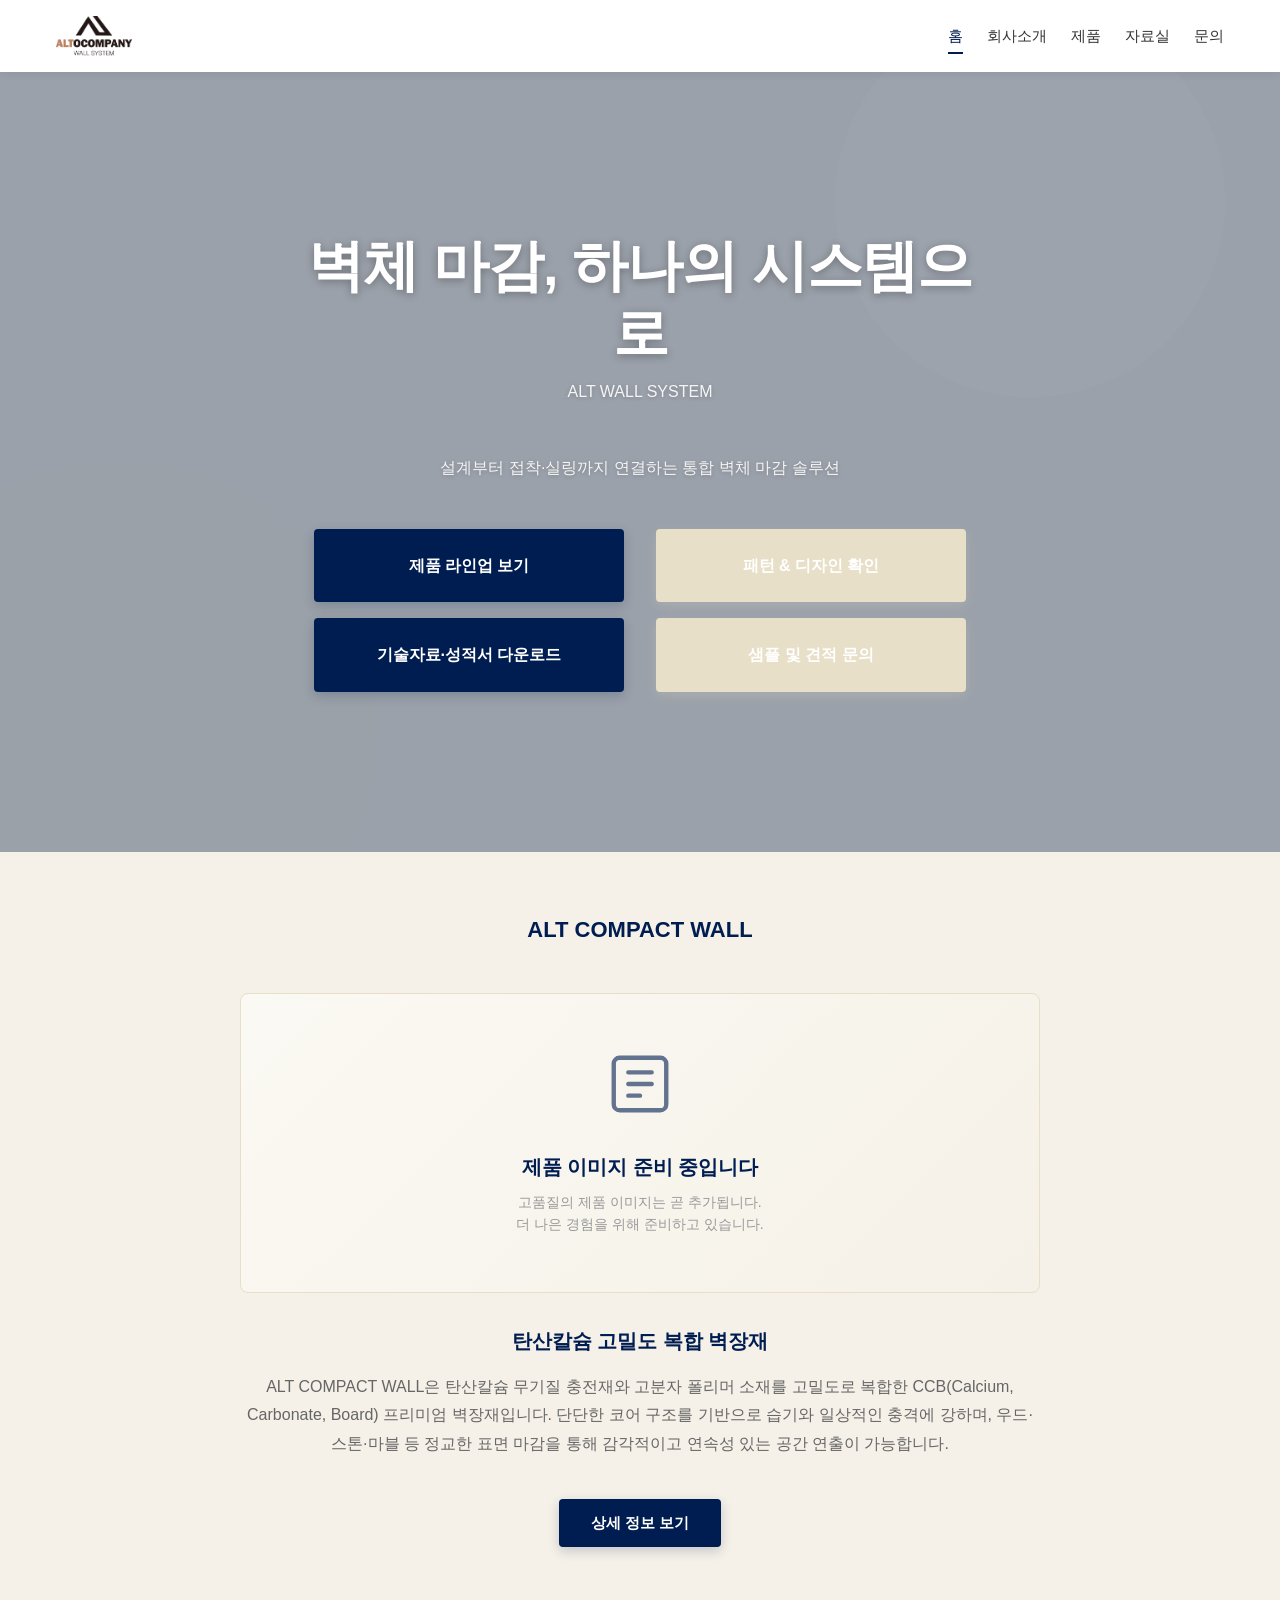
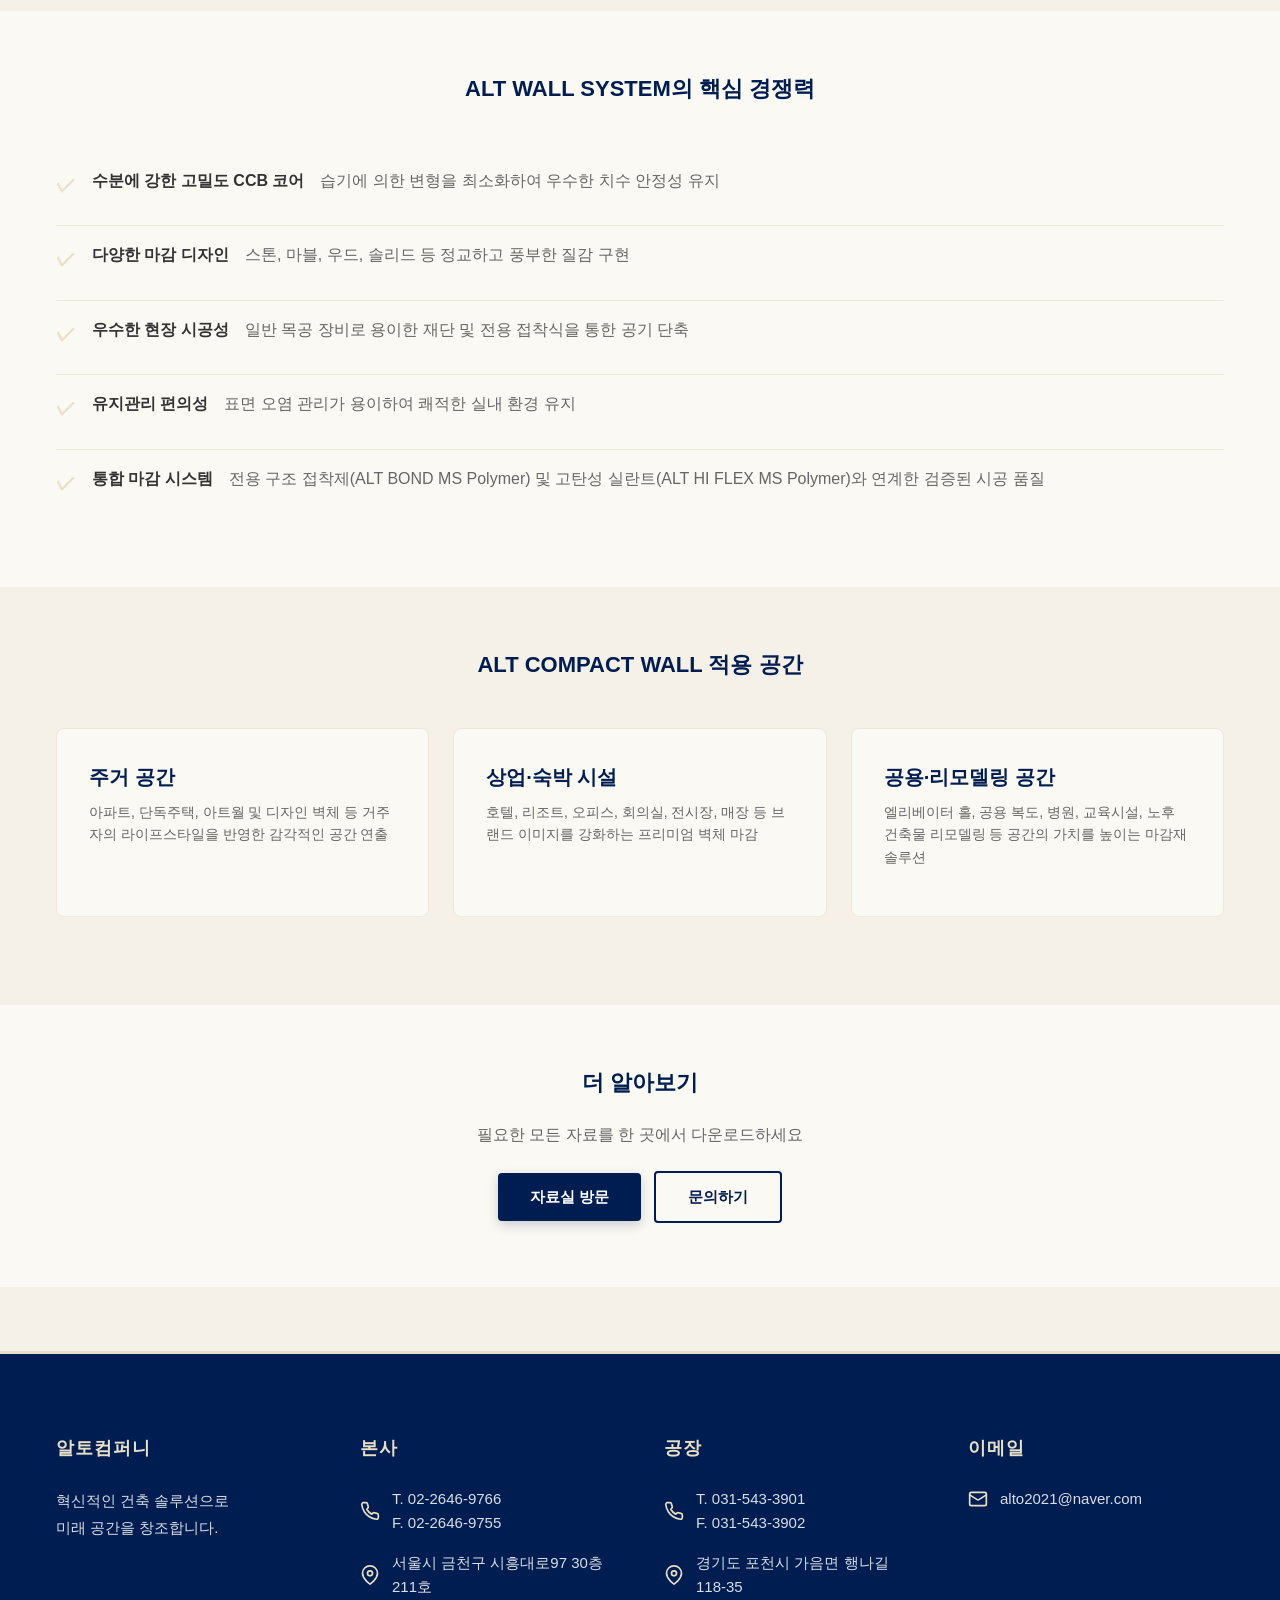
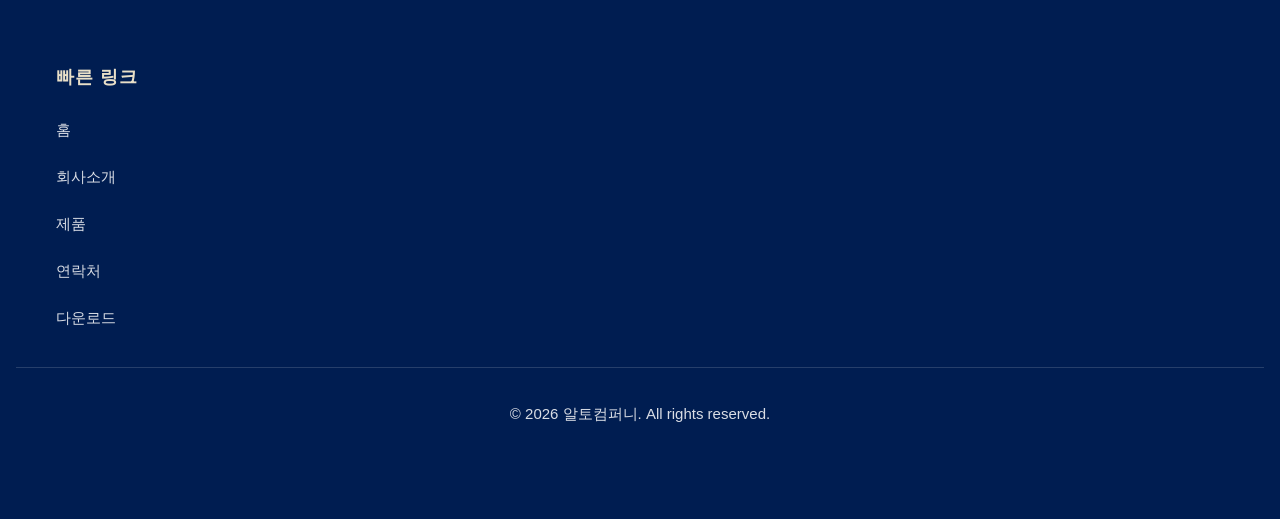
<file: index.html>
<!DOCTYPE html>
<html lang="ko">
<head>
    <meta charset="UTF-8">
    <meta name="viewport" content="width=device-width, initial-scale=1.0">
    <title>홈 | 알토컴퍼니</title>
    <link rel="stylesheet" href="style.css">
</head>
<body>
    <!-- 헤더 & 네비게이션 -->
    <header>
        <div class="container">
            <a href="index.html" class="logo">
                <img src="altocompany_website_images_/logo.png" alt="알토컴퍼니 로고">
                
            </a>
            <button class="menu-toggle">☰</button>
            <nav>
                <ul>
                    <li><a href="index.html" class="active">홈</a></li>
                    <li><a href="about.html">회사소개</a></li>
                    <li><a href="products.html">제품</a></li>
                    <li><a href="downloads.html">자료실</a></li>
                    <li><a href="contact.html">문의</a></li>
                </ul>
            </nav>
        </div>
    </header>

    <main>
        <!-- 히어로 섹션 -->
        <section class="hero" style="background-image: url('data:image/svg+xml,<svg xmlns=%22http://www.w3.org/2000/svg%22 viewBox=%220 0 1200 600%22><rect fill=%22%23EEE8DA%22 width=%221200%22 height=%22600%22/><circle cx=%22900%22 cy=%22100%22 r=%22150%22 fill=%22%23F5F1E8%22 opacity=%220.3%22/><circle cx=%22200%22 cy=%22500%22 r=%22200%22 fill=%22%23E8DFC8%22 opacity=%220.2%22/></svg>');">
            <div class="container">
                <h1 class="hero-title">벽체 마감, 하나의 시스템으로</h1>
                <p class="hero-subtitle">ALT WALL SYSTEM</p>
                <p>설계부터 접착·실링까지 연결하는 통합 벽체 마감 솔루션</p>
                <div style="margin-top: 32px; display: grid; grid-template-columns: 1fr 1fr; gap: 16px; max-width: 800px; margin-left: auto; margin-right: auto;">
                    <a href="products.html" class="btn btn-primary" style="padding: 24px 16px; height: 100%; display: flex; align-items: center; justify-content: center; text-align: center;">제품 라인업 보기</a>
                    <a href="products.html#designs" class="btn btn-secondary" style="padding: 24px 16px; height: 100%; display: flex; align-items: center; justify-content: center; text-align: center;">패턴 & 디자인 확인</a>
                    <a href="downloads.html" class="btn btn-primary" style="padding: 24px 16px; height: 100%; display: flex; align-items: center; justify-content: center; text-align: center;">기술자료·성적서 다운로드</a>
                    <a href="contact.html" class="btn btn-secondary" style="padding: 24px 16px; height: 100%; display: flex; align-items: center; justify-content: center; text-align: center;">샘플 및 견적 문의</a>
                </div>
            </div>
        </section>

        <!-- ALT COMPACT WALL 제품 소개 -->
        <section>
            <div class="container">
                <h2 class="text-center mb-3">ALT COMPACT WALL</h2>
                <div style="max-width: 800px; margin: 0 auto; text-align: center;">
                    <div style="width: 100%; height: 300px; background: linear-gradient(135deg, #FBF9F3 0%, #F5F1E8 100%); border-radius: 8px; display: flex; align-items: center; justify-content: center; margin-bottom: 32px; border: 1px solid #E8DFC8;">
                        <div style="text-align: center;">
                            <svg style="width: 70px; height: 70px; margin: 0 auto 24px; opacity: 0.6;" viewBox="0 0 24 24" fill="none" stroke="#001D51" stroke-width="1.5" stroke-linecap="round">
                                <rect x="3" y="3" width="18" height="18" rx="2"></rect>
                                <path d="M8 12h8M8 8h8M8 16h4"></path>
                            </svg>
                            <h3 style="color: #001D51; font-size: 20px; margin: 0 0 8px 0; font-weight: 600;">제품 이미지 준비 중입니다</h3>
                            <p style="color: #999; font-size: 14px; margin: 0; line-height: 1.6;">고품질의 제품 이미지는 곧 추가됩니다.<br>더 나은 경험을 위해 준비하고 있습니다.</p>
                        </div>
                    </div>
                    <h3 style="color: #001D51; margin-bottom: 16px;">탄산칼슘 고밀도 복합 벽장재</h3>
                    <p style="font-size: 16px; line-height: 1.8; color: #666;">
                        ALT COMPACT WALL은 탄산칼슘 무기질 충전재와 고분자 폴리머 소재를 고밀도로 복합한 CCB(Calcium, Carbonate, Board) 프리미엄 벽장재입니다.
                        단단한 코어 구조를 기반으로 습기와 일상적인 충격에 강하며, 우드·스톤·마블 등 정교한 표면 마감을 통해 감각적이고 연속성 있는 공간 연출이 가능합니다.
                    </p>
                    <a href="products.html" class="btn btn-primary" style="margin-top: 24px;">상세 정보 보기</a>
                </div>
            </div>
        </section>

        <!-- 핵심 경쟁력 -->
        <section style="background-color: var(--bg-lighter);">
            <div class="container">
                <h2 class="text-center mb-3">ALT WALL SYSTEM의 핵심 경쟁력</h2>
                <ul class="features-list">
                    <li>
                        <strong>수분에 강한 고밀도 CCB 코어</strong>
                        <p>습기에 의한 변형을 최소화하여 우수한 치수 안정성 유지</p>
                    </li>
                    <li>
                        <strong>다양한 마감 디자인</strong>
                        <p>스톤, 마블, 우드, 솔리드 등 정교하고 풍부한 질감 구현</p>
                    </li>
                    <li>
                        <strong>우수한 현장 시공성</strong>
                        <p>일반 목공 장비로 용이한 재단 및 전용 접착식을 통한 공기 단축</p>
                    </li>
                    <li>
                        <strong>유지관리 편의성</strong>
                        <p>표면 오염 관리가 용이하여 쾌적한 실내 환경 유지</p>
                    </li>
                    <li>
                        <strong>통합 마감 시스템</strong>
                        <p>전용 구조 접착제(ALT BOND MS Polymer) 및 고탄성 실란트(ALT HI FLEX MS Polymer)와 연계한 검증된 시공 품질</p>
                    </li>
                </ul>
            </div>
        </section>

        <!-- 적용 공간 -->
        <section>
            <div class="container">
                <h2 class="text-center mb-3">ALT COMPACT WALL 적용 공간</h2>
                <div class="cards">
                    <div class="card">
                        <h3>주거 공간</h3>
                        <p>
                            아파트, 단독주택, 아트월 및 디자인 벽체 등
                            거주자의 라이프스타일을 반영한 감각적인 공간 연출
                        </p>
                    </div>

                    <div class="card">
                        <h3>상업·숙박 시설</h3>
                        <p>
                            호텔, 리조트, 오피스, 회의실, 전시장, 매장 등
                            브랜드 이미지를 강화하는 프리미엄 벽체 마감
                        </p>
                    </div>

                    <div class="card">
                        <h3>공용·리모델링 공간</h3>
                        <p>
                            엘리베이터 홀, 공용 복도, 병원, 교육시설, 노후 건축물 리모델링 등
                            공간의 가치를 높이는 마감재 솔루션
                        </p>
                    </div>
                </div>
            </div>
        </section>

        <!-- CTA 섹션 -->
        <section class="text-center" style="background-color: var(--bg-lighter);">
            <div class="container">
                <h2>더 알아보기</h2>
                <p style="margin-bottom: 24px;">필요한 모든 자료를 한 곳에서 다운로드하세요</p>
                <a href="downloads.html" class="btn btn-primary">자료실 방문</a>
                <a href="contact.html" class="btn btn-outline" style="margin-left: 8px;">문의하기</a>
            </div>
        </section>
    </main>
<footer>
    <div class="container">
        <!-- 회사 정보 -->
        <div class="footer-section">
            <h4>알토컴퍼니</h4>
            <p>혁신적인 건축 솔루션으로<br>미래 공간을 창조합니다.</p>
        </div>

        <!-- 연락처 -->
        <div class="footer-section">
            <h4>본사</h4>
            <div class="contact-item">
                <svg class="contact-icon" viewBox="0 0 24 24" fill="none" stroke="currentColor" stroke-width="2">
                    <path d="M22 16.92v3a2 2 0 0 1-2.18 2 19.79 19.79 0 0 1-8.63-3.07 19.5 19.5 0 0 1-6-6 19.79 19.79 0 0 1-3.07-8.67A2 2 0 0 1 4.11 2h3a2 2 0 0 1 2 1.72 12.84 12.84 0 0 0 .7 2.81 2 2 0 0 1-.45 2.11L8.09 9.91a16 16 0 0 0 6 6l1.27-1.27a2 2 0 0 1 2.11-.45 12.84 12.84 0 0 0 2.81.7A2 2 0 0 1 22 16.92z"></path>
                </svg>
                <span>T. 02-2646-9766<br>F. 02-2646-9755</span>
            </div>
            <div class="contact-item">
                <svg class="contact-icon" viewBox="0 0 24 24" fill="none" stroke="currentColor" stroke-width="2">
                    <path d="M21 10c0 7-9 13-9 13s-9-6-9-13a9 9 0 0 1 18 0z"></path>
                    <circle cx="12" cy="10" r="3"></circle>
                </svg>
                <span>서울시 금천구 시흥대로97 30층211호</span>
            </div>
        </div>

        <!-- 공장 -->
        <div class="footer-section">
            <h4>공장</h4>
            <div class="contact-item">
                <svg class="contact-icon" viewBox="0 0 24 24" fill="none" stroke="currentColor" stroke-width="2">
                    <path d="M22 16.92v3a2 2 0 0 1-2.18 2 19.79 19.79 0 0 1-8.63-3.07 19.5 19.5 0 0 1-6-6 19.79 19.79 0 0 1-3.07-8.67A2 2 0 0 1 4.11 2h3a2 2 0 0 1 2 1.72 12.84 12.84 0 0 0 .7 2.81 2 2 0 0 1-.45 2.11L8.09 9.91a16 16 0 0 0 6 6l1.27-1.27a2 2 0 0 1 2.11-.45 12.84 12.84 0 0 0 2.81.7A2 2 0 0 1 22 16.92z"></path>
                </svg>
                <span>T. 031-543-3901<br>F. 031-543-3902</span>
            </div>
            <div class="contact-item">
                <svg class="contact-icon" viewBox="0 0 24 24" fill="none" stroke="currentColor" stroke-width="2">
                    <path d="M21 10c0 7-9 13-9 13s-9-6-9-13a9 9 0 0 1 18 0z"></path>
                    <circle cx="12" cy="10" r="3"></circle>
                </svg>
                <span>경기도 포천시 가음면 행나길 118-35</span>
            </div>
        </div>

        <!-- 이메일 -->
        <div class="footer-section">
            <h4>이메일</h4>
            <div class="contact-item">
                <svg class="contact-icon" viewBox="0 0 24 24" fill="none" stroke="currentColor" stroke-width="2">
                    <rect x="2" y="4" width="20" height="16" rx="2"></rect>
                    <path d="m22 7-8.97 5.7a1.94 1.94 0 0 1-2.06 0L2 7"></path>
                </svg>
                <span>alto2021@naver.com</span>
            </div>
        </div>

        <!-- 빠른 링크 -->
        <div class="footer-section">
            <h4>빠른 링크</h4>
            <ul class="footer-links">
                <li><a href="index.html">홈</a></li>
                <li><a href="about.html">회사소개</a></li>
                <li><a href="products.html">제품</a></li>
                <li><a href="contact.html">연락처</a></li>
                <li><a href="downloads.html">다운로드</a></li>
            </ul>
        </div>
    </div>

    <!-- 하단 저작권 -->
    <div class="footer-bottom">
        <p>&copy; 2026 알토컴퍼니. All rights reserved.</p>
    </div>
</footer>
</file>
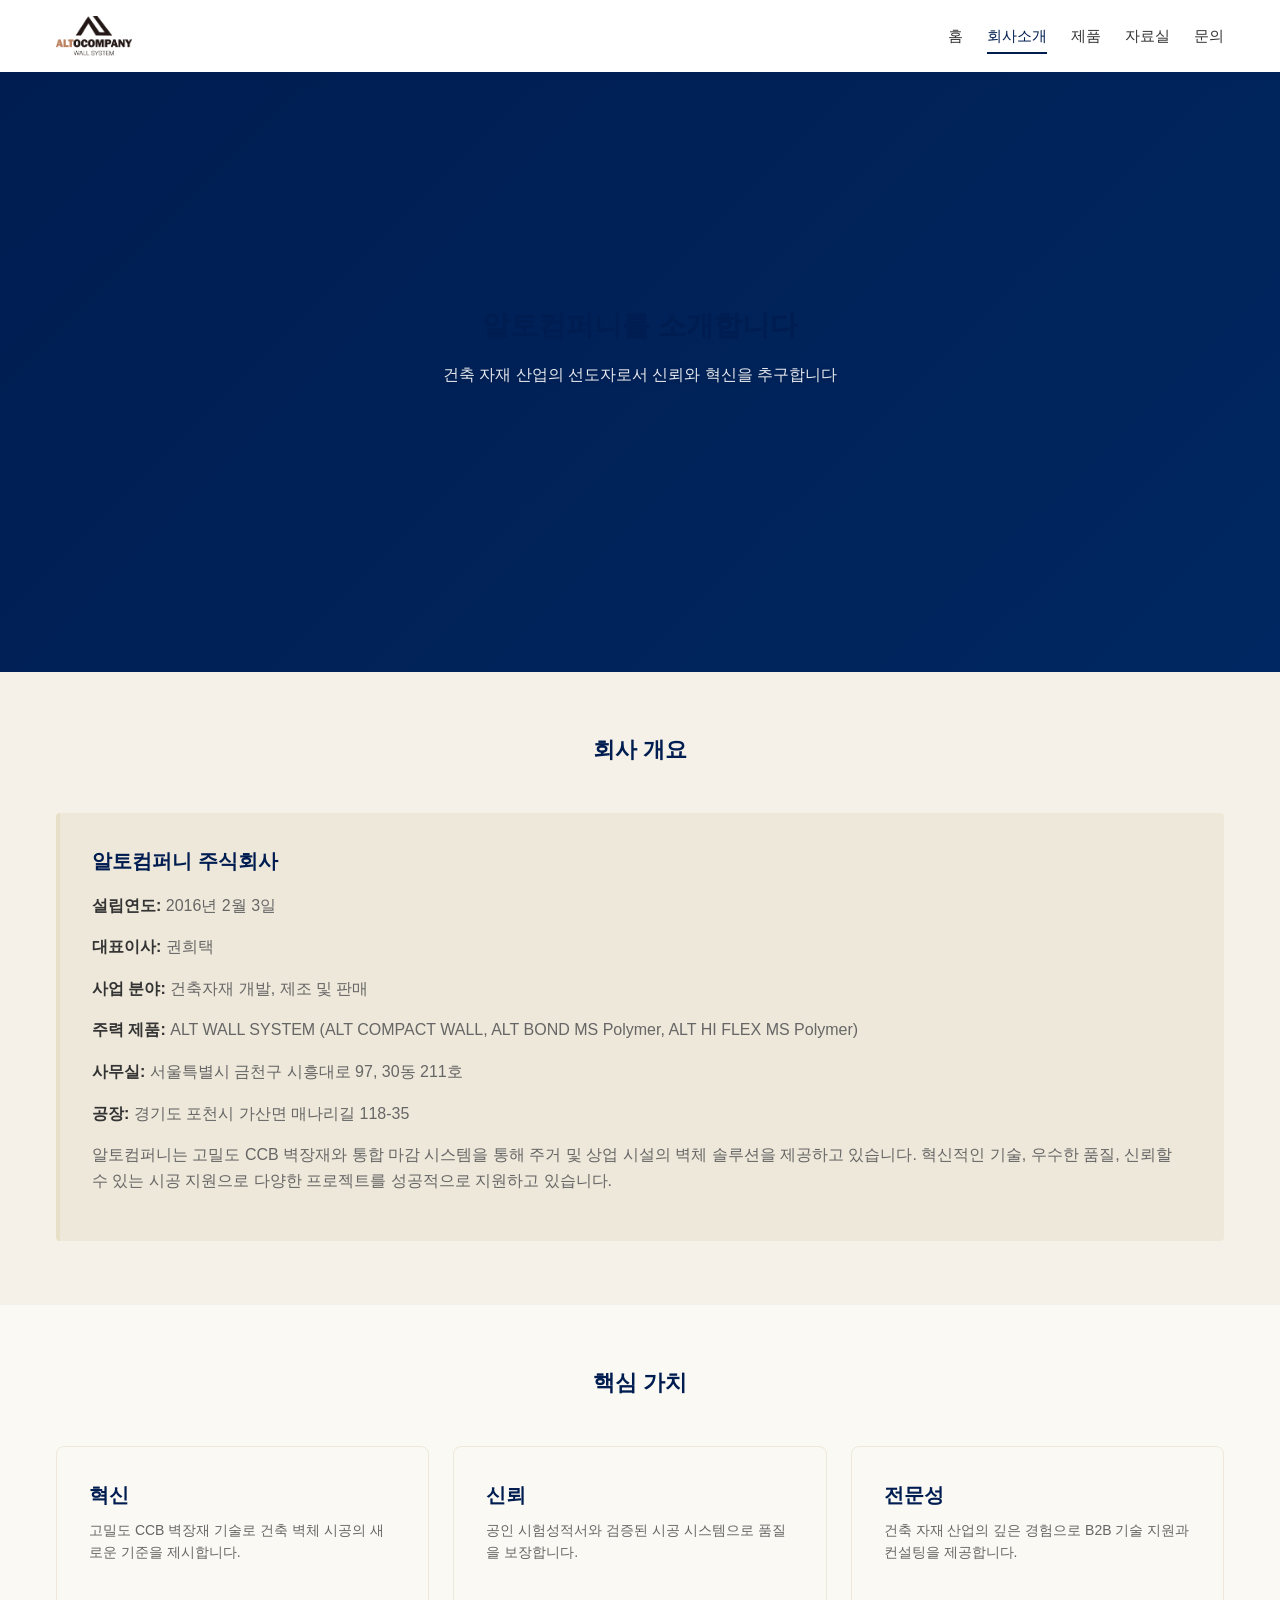
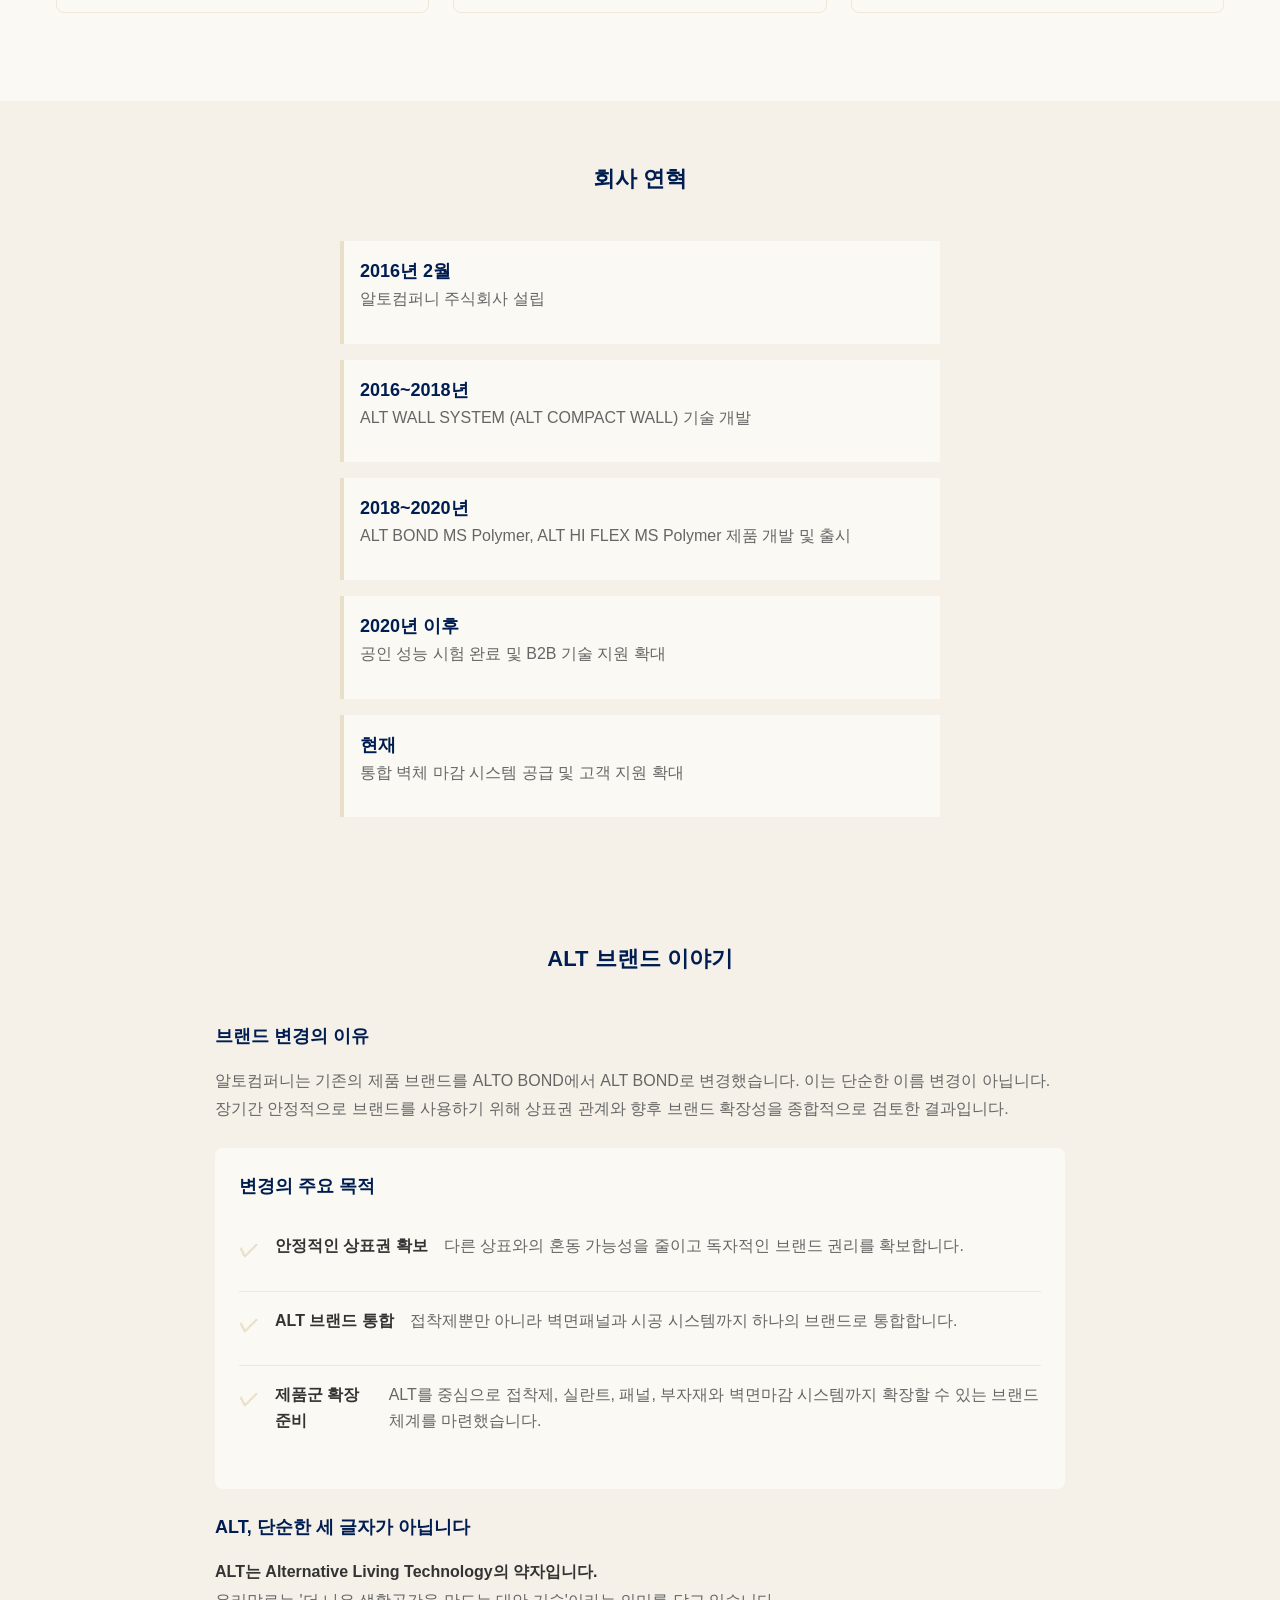
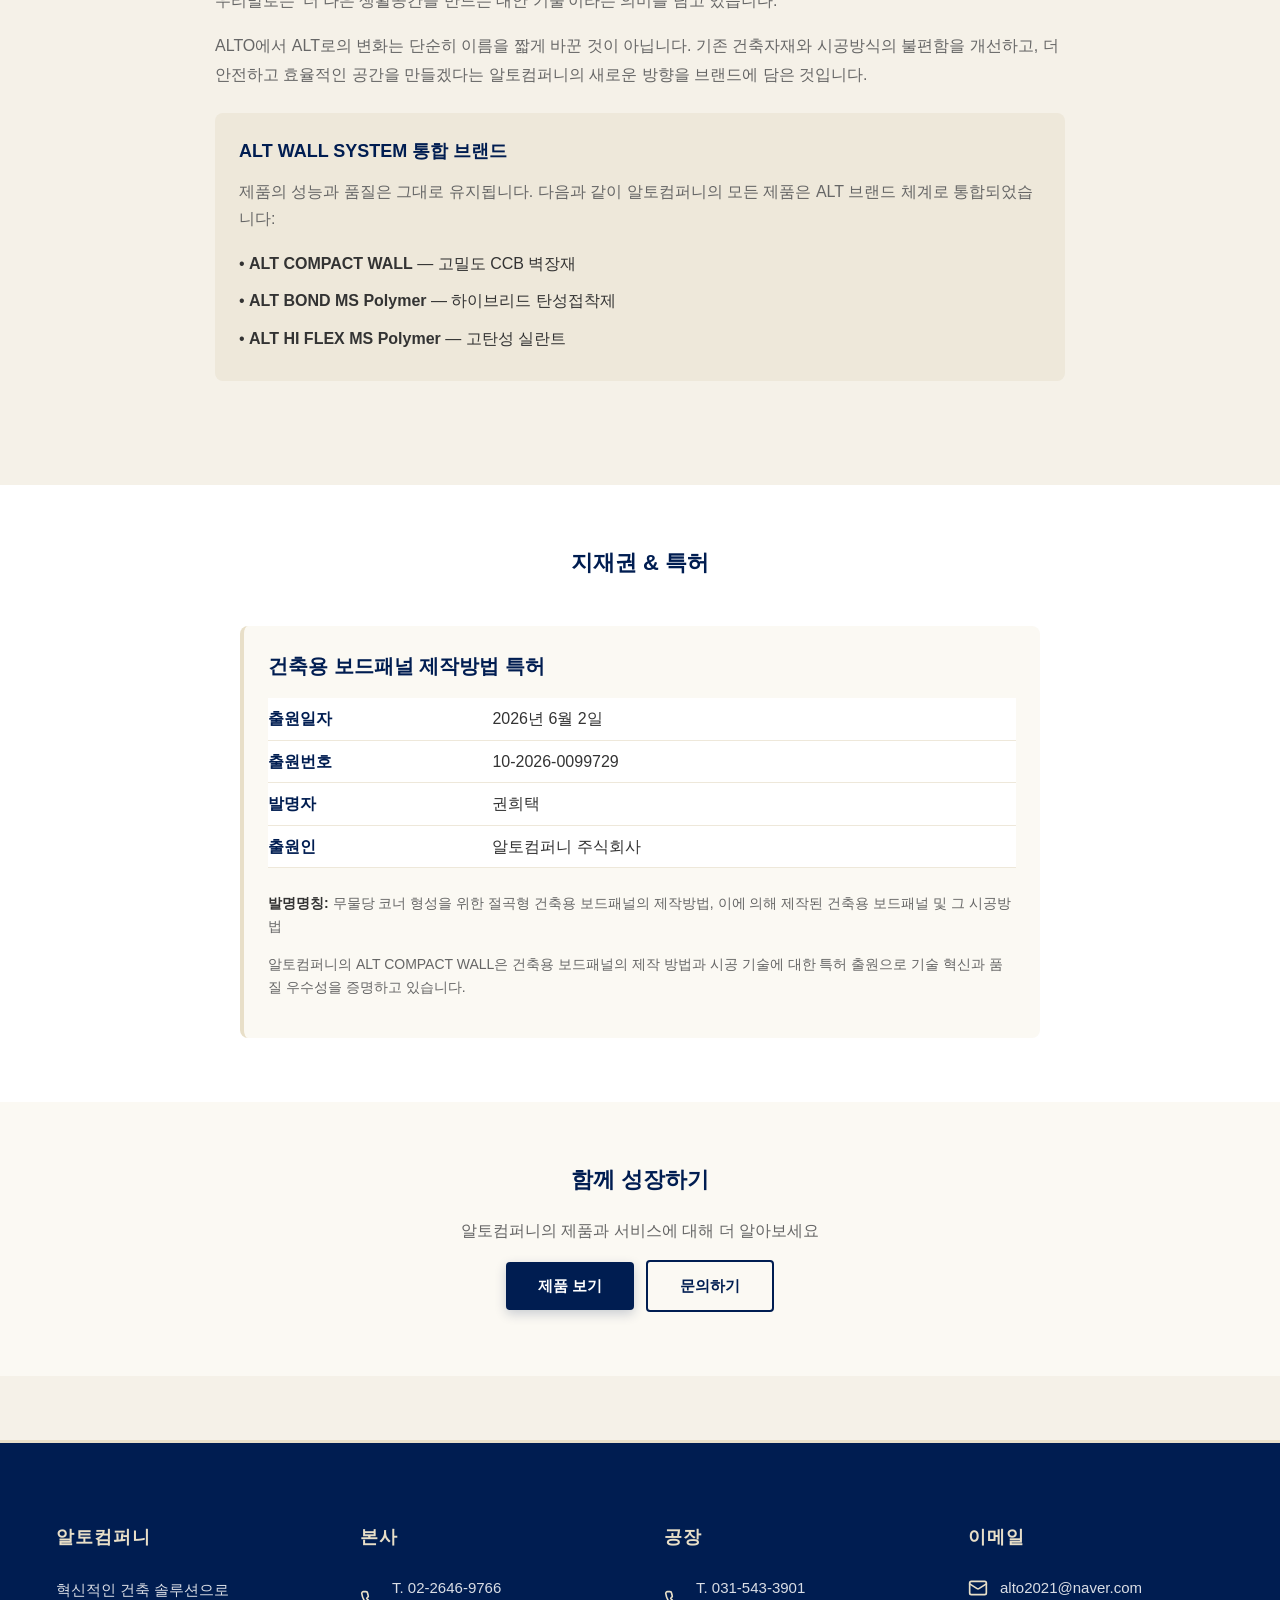
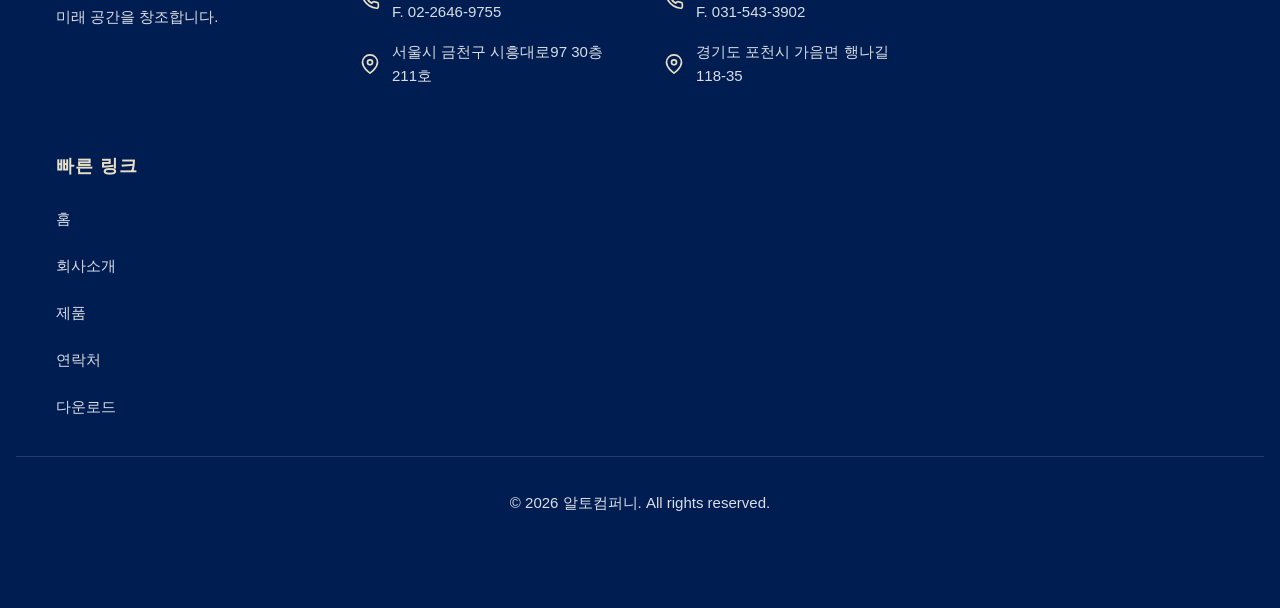
<file: about.html>
<!DOCTYPE html>
<html lang="ko">
<head>
    <meta charset="UTF-8">
    <meta name="viewport" content="width=device-width, initial-scale=1.0">
    <title>회사소개 | 알토컴퍼니</title>
    <link rel="stylesheet" href="style.css">
</head>
<body>
    <!-- 헤더 & 네비게이션 -->
    <header>
        <div class="container">
            <a href="index.html" class="logo">
                <img src="altocompany_website_images_/logo.png" alt="알토컴퍼니 로고">
               
            </a>
            <button class="menu-toggle">☰</button>
            <nav>
                <ul>
                    <li><a href="index.html">홈</a></li>
                    <li><a href="about.html" class="active">회사소개</a></li>
                    <li><a href="products.html">제품</a></li>
                    <li><a href="downloads.html">자료실</a></li>
                    <li><a href="contact.html">문의</a></li>
                </ul>
            </nav>
        </div>
    </header>

    <main>
        <!-- 히어로 섹션 -->
        <section class="hero">
            <div class="container">
                <h1>알토컴퍼니를 소개합니다</h1>
                <p>건축 자재 산업의 선도자로서 신뢰와 혁신을 추구합니다</p>
            </div>
        </section>

        <!-- 회사 개요 -->
        <section>
            <div class="container">
                <h2 class="text-center mb-3">회사 개요</h2>
                <div class="highlight">
                    <h3>알토컴퍼니 주식회사</h3>
                    <p><strong>설립연도:</strong> 2016년 2월 3일</p>
                    <p><strong>대표이사:</strong> 권희택</p>
                    <p><strong>사업 분야:</strong> 건축자재 개발, 제조 및 판매</p>
                    <p><strong>주력 제품:</strong> ALT WALL SYSTEM (ALT COMPACT WALL, ALT BOND MS Polymer, ALT HI FLEX MS Polymer)</p>
                    <p><strong>사무실:</strong> 서울특별시 금천구 시흥대로 97, 30동 211호</p>
                    <p><strong>공장:</strong> 경기도 포천시 가산면 매나리길 118-35</p>
                    <p style="margin-top: 16px;">
                        알토컴퍼니는 고밀도 CCB 벽장재와 통합 마감 시스템을 통해
                        주거 및 상업 시설의 벽체 솔루션을 제공하고 있습니다.
                        혁신적인 기술, 우수한 품질, 신뢰할 수 있는 시공 지원으로
                        다양한 프로젝트를 성공적으로 지원하고 있습니다.
                    </p>
                </div>
            </div>
        </section>

        <!-- 핵심 가치 -->
        <section style="background-color: var(--bg-lighter);">
            <div class="container">
                <h2 class="text-center mb-3">핵심 가치</h2>
                <div class="cards">
                    <div class="card">
                        <h3>혁신</h3>
                        <p>고밀도 CCB 벽장재 기술로 건축 벽체 시공의 새로운 기준을 제시합니다.</p>
                    </div>
                    <div class="card">
                        <h3>신뢰</h3>
                        <p>공인 시험성적서와 검증된 시공 시스템으로 품질을 보장합니다.</p>
                    </div>
                    <div class="card">
                        <h3>전문성</h3>
                        <p>건축 자재 산업의 깊은 경험으로 B2B 기술 지원과 컨설팅을 제공합니다.</p>
                    </div>
                </div>
            </div>
        </section>

        <!-- 연혁 -->
        <section>
            <div class="container">
                <h2 class="text-center mb-3">회사 연혁</h2>
                <div style="max-width: 600px; margin: 0 auto;">
                    <div style="padding: 16px; border-left: 4px solid #E8DFC8; background: #FBF9F3; margin-bottom: 16px;">
                        <strong style="color: #001D51; font-size: 18px;">2016년 2월</strong>
                        <p>알토컴퍼니 주식회사 설립</p>
                    </div>
                    <div style="padding: 16px; border-left: 4px solid #E8DFC8; background: #FBF9F3; margin-bottom: 16px;">
                        <strong style="color: #001D51; font-size: 18px;">2016~2018년</strong>
                        <p>ALT WALL SYSTEM (ALT COMPACT WALL) 기술 개발</p>
                    </div>
                    <div style="padding: 16px; border-left: 4px solid #E8DFC8; background: #FBF9F3; margin-bottom: 16px;">
                        <strong style="color: #001D51; font-size: 18px;">2018~2020년</strong>
                        <p>ALT BOND MS Polymer, ALT HI FLEX MS Polymer 제품 개발 및 출시</p>
                    </div>
                    <div style="padding: 16px; border-left: 4px solid #E8DFC8; background: #FBF9F3; margin-bottom: 16px;">
                        <strong style="color: #001D51; font-size: 18px;">2020년 이후</strong>
                        <p>공인 성능 시험 완료 및 B2B 기술 지원 확대</p>
                    </div>
                    <div style="padding: 16px; border-left: 4px solid #E8DFC8; background: #FBF9F3;">
                        <strong style="color: #001D51; font-size: 18px;">현재</strong>
                        <p>통합 벽체 마감 시스템 공급 및 고객 지원 확대</p>
                    </div>
                </div>
            </div>
        </section>

        <!-- ALT 브랜드 스토리 -->
        <section>
            <div class="container">
                <h2 class="text-center mb-3">ALT 브랜드 이야기</h2>

                <div style="max-width: 850px; margin: 0 auto; margin-bottom: 40px;">
                    <h3 style="color: #001D51; margin-bottom: 16px; font-size: 18px;">브랜드 변경의 이유</h3>
                    <p style="margin-bottom: 24px; line-height: 1.8;">
                        알토컴퍼니는 기존의 제품 브랜드를 ALTO BOND에서 ALT BOND로 변경했습니다. 이는 단순한 이름 변경이 아닙니다.
                        장기간 안정적으로 브랜드를 사용하기 위해 상표권 관계와 향후 브랜드 확장성을 종합적으로 검토한 결과입니다.
                    </p>

                    <div style="background: #FBF9F3; padding: 24px; border-radius: 8px; margin-bottom: 24px;">
                        <h4 style="color: #001D51; margin-bottom: 16px;">변경의 주요 목적</h4>
                        <ul class="features-list">
                            <li>
                                <strong>안정적인 상표권 확보</strong>
                                <p>다른 상표와의 혼동 가능성을 줄이고 독자적인 브랜드 권리를 확보합니다.</p>
                            </li>
                            <li>
                                <strong>ALT 브랜드 통합</strong>
                                <p>접착제뿐만 아니라 벽면패널과 시공 시스템까지 하나의 브랜드로 통합합니다.</p>
                            </li>
                            <li>
                                <strong>제품군 확장 준비</strong>
                                <p>ALT를 중심으로 접착제, 실란트, 패널, 부자재와 벽면마감 시스템까지 확장할 수 있는 브랜드 체계를 마련했습니다.</p>
                            </li>
                        </ul>
                    </div>

                    <h3 style="color: #001D51; margin-bottom: 16px; font-size: 18px;">ALT, 단순한 세 글자가 아닙니다</h3>
                    <p style="margin-bottom: 16px; line-height: 1.8;">
                        <strong>ALT는 Alternative Living Technology의 약자입니다.</strong><br>
                        우리말로는 '더 나은 생활공간을 만드는 대안 기술'이라는 의미를 담고 있습니다.
                    </p>
                    <p style="margin-bottom: 24px; line-height: 1.8;">
                        ALTO에서 ALT로의 변화는 단순히 이름을 짧게 바꾼 것이 아닙니다.
                        기존 건축자재와 시공방식의 불편함을 개선하고, 더 안전하고 효율적인 공간을 만들겠다는 알토컴퍼니의 새로운 방향을 브랜드에 담은 것입니다.
                    </p>

                    <div style="background: #EEE8DA; padding: 24px; border-radius: 8px;">
                        <h4 style="color: #001D51; margin-bottom: 12px;">ALT WALL SYSTEM 통합 브랜드</h4>
                        <p style="margin-bottom: 12px; line-height: 1.7;">
                            제품의 성능과 품질은 그대로 유지됩니다. 다음과 같이 알토컴퍼니의 모든 제품은 ALT 브랜드 체계로 통합되었습니다:
                        </p>
                        <ul style="list-style: none; padding-left: 0;">
                            <li style="padding: 6px 0;">• <strong>ALT COMPACT WALL</strong> — 고밀도 CCB 벽장재</li>
                            <li style="padding: 6px 0;">• <strong>ALT BOND MS Polymer</strong> — 하이브리드 탄성접착제</li>
                            <li style="padding: 6px 0;">• <strong>ALT HI FLEX MS Polymer</strong> — 고탄성 실란트</li>
                        </ul>
                    </div>
                </div>
            </div>
        </section>

        <!-- 지재권 & 특허 -->
        <section style="background-color: white;">
            <div class="container">
                <h2 class="text-center mb-3">지재권 & 특허</h2>

                <div style="max-width: 800px; margin: 0 auto;">
                    <div style="background: #FBF9F3; padding: 24px; border-radius: 8px; border-left: 4px solid #E8DFC8;">
                        <h3 style="color: #001D51; margin-bottom: 12px;">건축용 보드패널 제작방법 특허</h3>
                        <table style="width: 100%; margin-top: 16px;">
                            <tr>
                                <td style="padding: 8px 0; font-weight: 600; width: 30%; color: #001D51;">출원일자</td>
                                <td style="padding: 8px 0;">2026년 6월 2일</td>
                            </tr>
                            <tr>
                                <td style="padding: 8px 0; font-weight: 600; color: #001D51;">출원번호</td>
                                <td style="padding: 8px 0;">10-2026-0099729</td>
                            </tr>
                            <tr>
                                <td style="padding: 8px 0; font-weight: 600; color: #001D51;">발명자</td>
                                <td style="padding: 8px 0;">권희택</td>
                            </tr>
                            <tr>
                                <td style="padding: 8px 0; font-weight: 600; color: #001D51;">출원인</td>
                                <td style="padding: 8px 0;">알토컴퍼니 주식회사</td>
                            </tr>
                        </table>

                        <p style="margin-top: 16px; font-size: 14px; color: #666; line-height: 1.6;">
                            <strong>발명명칭:</strong> 무물당 코너 형성을 위한 절곡형 건축용 보드패널의 제작방법,
                            이에 의해 제작된 건축용 보드패널 및 그 시공방법
                        </p>

                        <p style="margin-top: 16px; font-size: 14px; color: #666; line-height: 1.6;">
                            알토컴퍼니의 ALT COMPACT WALL은 건축용 보드패널의 제작 방법과 시공 기술에 대한
                            특허 출원으로 기술 혁신과 품질 우수성을 증명하고 있습니다.
                        </p>
                    </div>
                </div>
            </div>
        </section>

        <!-- CTA -->
        <section class="text-center" style="background-color: var(--bg-lighter);">
            <div class="container">
                <h2>함께 성장하기</h2>
                <p>알토컴퍼니의 제품과 서비스에 대해 더 알아보세요</p>
                <a href="products.html" class="btn btn-primary">제품 보기</a>
                <a href="contact.html" class="btn btn-outline" style="margin-left: 8px;">문의하기</a>
            </div>
        </section>
    </main>
<footer>
    <div class="container">
        <!-- 회사 정보 -->
        <div class="footer-section">
            <h4>알토컴퍼니</h4>
            <p>혁신적인 건축 솔루션으로<br>미래 공간을 창조합니다.</p>
        </div>

        <!-- 연락처 -->
        <div class="footer-section">
            <h4>본사</h4>
            <div class="contact-item">
                <svg class="contact-icon" viewBox="0 0 24 24" fill="none" stroke="currentColor" stroke-width="2">
                    <path d="M22 16.92v3a2 2 0 0 1-2.18 2 19.79 19.79 0 0 1-8.63-3.07 19.5 19.5 0 0 1-6-6 19.79 19.79 0 0 1-3.07-8.67A2 2 0 0 1 4.11 2h3a2 2 0 0 1 2 1.72 12.84 12.84 0 0 0 .7 2.81 2 2 0 0 1-.45 2.11L8.09 9.91a16 16 0 0 0 6 6l1.27-1.27a2 2 0 0 1 2.11-.45 12.84 12.84 0 0 0 2.81.7A2 2 0 0 1 22 16.92z"></path>
                </svg>
                <span>T. 02-2646-9766<br>F. 02-2646-9755</span>
            </div>
            <div class="contact-item">
                <svg class="contact-icon" viewBox="0 0 24 24" fill="none" stroke="currentColor" stroke-width="2">
                    <path d="M21 10c0 7-9 13-9 13s-9-6-9-13a9 9 0 0 1 18 0z"></path>
                    <circle cx="12" cy="10" r="3"></circle>
                </svg>
                <span>서울시 금천구 시흥대로97 30층211호</span>
            </div>
        </div>

        <!-- 공장 -->
        <div class="footer-section">
            <h4>공장</h4>
            <div class="contact-item">
                <svg class="contact-icon" viewBox="0 0 24 24" fill="none" stroke="currentColor" stroke-width="2">
                    <path d="M22 16.92v3a2 2 0 0 1-2.18 2 19.79 19.79 0 0 1-8.63-3.07 19.5 19.5 0 0 1-6-6 19.79 19.79 0 0 1-3.07-8.67A2 2 0 0 1 4.11 2h3a2 2 0 0 1 2 1.72 12.84 12.84 0 0 0 .7 2.81 2 2 0 0 1-.45 2.11L8.09 9.91a16 16 0 0 0 6 6l1.27-1.27a2 2 0 0 1 2.11-.45 12.84 12.84 0 0 0 2.81.7A2 2 0 0 1 22 16.92z"></path>
                </svg>
                <span>T. 031-543-3901<br>F. 031-543-3902</span>
            </div>
            <div class="contact-item">
                <svg class="contact-icon" viewBox="0 0 24 24" fill="none" stroke="currentColor" stroke-width="2">
                    <path d="M21 10c0 7-9 13-9 13s-9-6-9-13a9 9 0 0 1 18 0z"></path>
                    <circle cx="12" cy="10" r="3"></circle>
                </svg>
                <span>경기도 포천시 가음면 행나길 118-35</span>
            </div>
        </div>

        <!-- 이메일 -->
        <div class="footer-section">
            <h4>이메일</h4>
            <div class="contact-item">
                <svg class="contact-icon" viewBox="0 0 24 24" fill="none" stroke="currentColor" stroke-width="2">
                    <rect x="2" y="4" width="20" height="16" rx="2"></rect>
                    <path d="m22 7-8.97 5.7a1.94 1.94 0 0 1-2.06 0L2 7"></path>
                </svg>
                <span>alto2021@naver.com</span>
            </div>
        </div>

        <!-- 빠른 링크 -->
        <div class="footer-section">
            <h4>빠른 링크</h4>
            <ul class="footer-links">
                <li><a href="index.html">홈</a></li>
                <li><a href="about.html">회사소개</a></li>
                <li><a href="products.html">제품</a></li>
                <li><a href="contact.html">연락처</a></li>
                <li><a href="downloads.html">다운로드</a></li>
            </ul>
        </div>
    </div>

    <!-- 하단 저작권 -->
    <div class="footer-bottom">
        <p>&copy; 2026 알토컴퍼니. All rights reserved.</p>
    </div>
</footer>
</file>
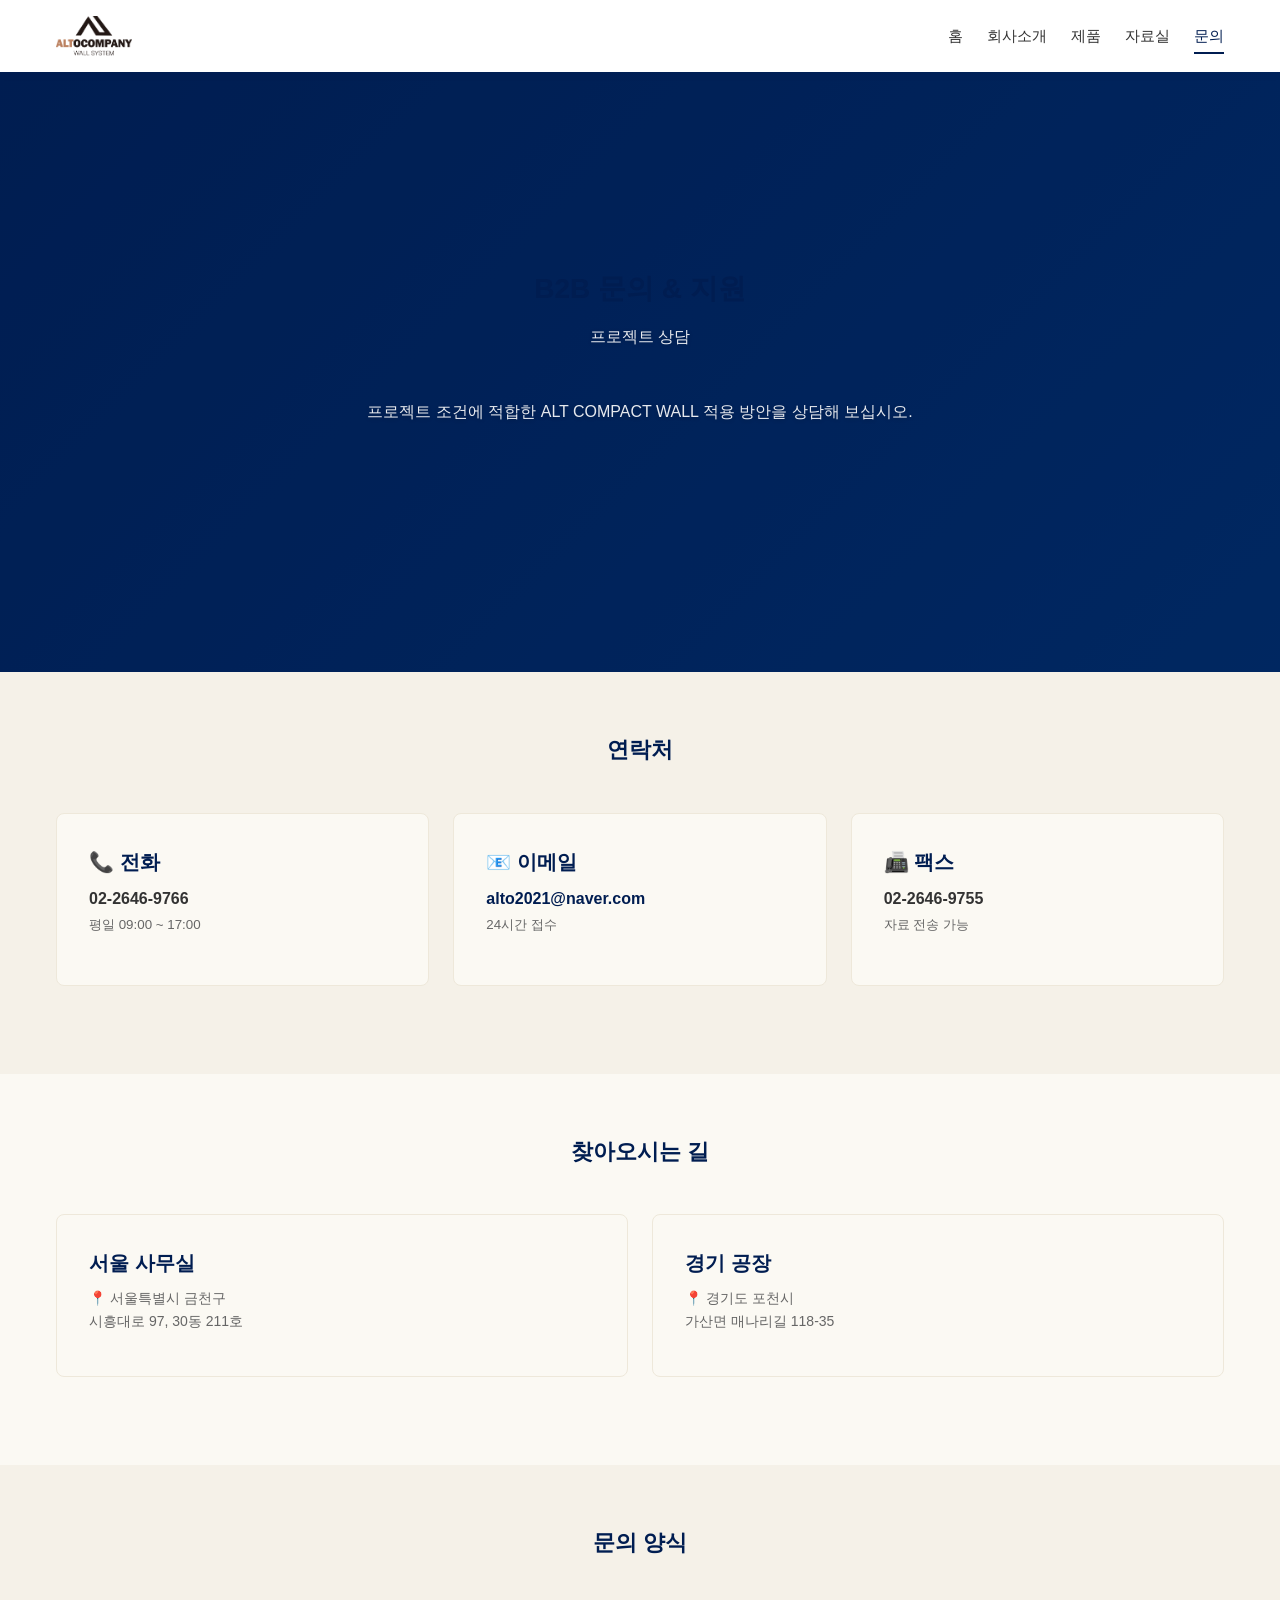
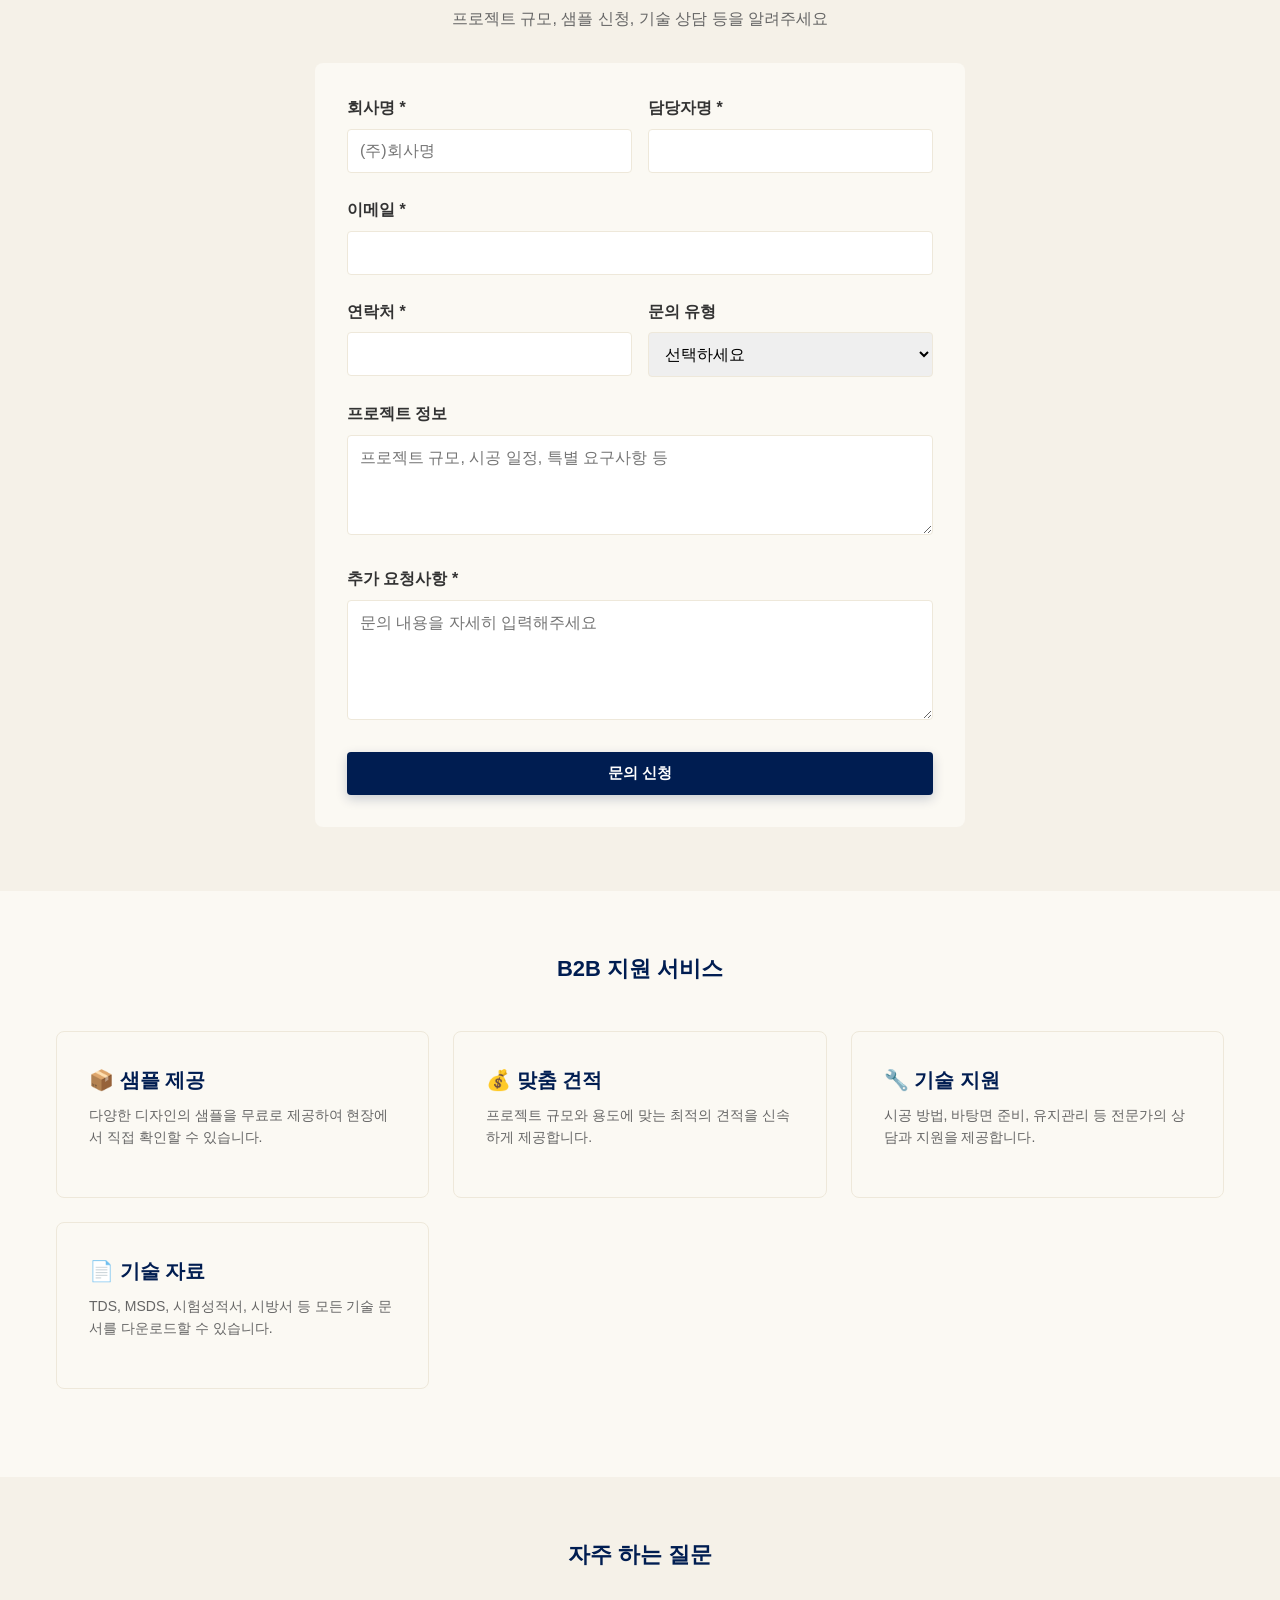
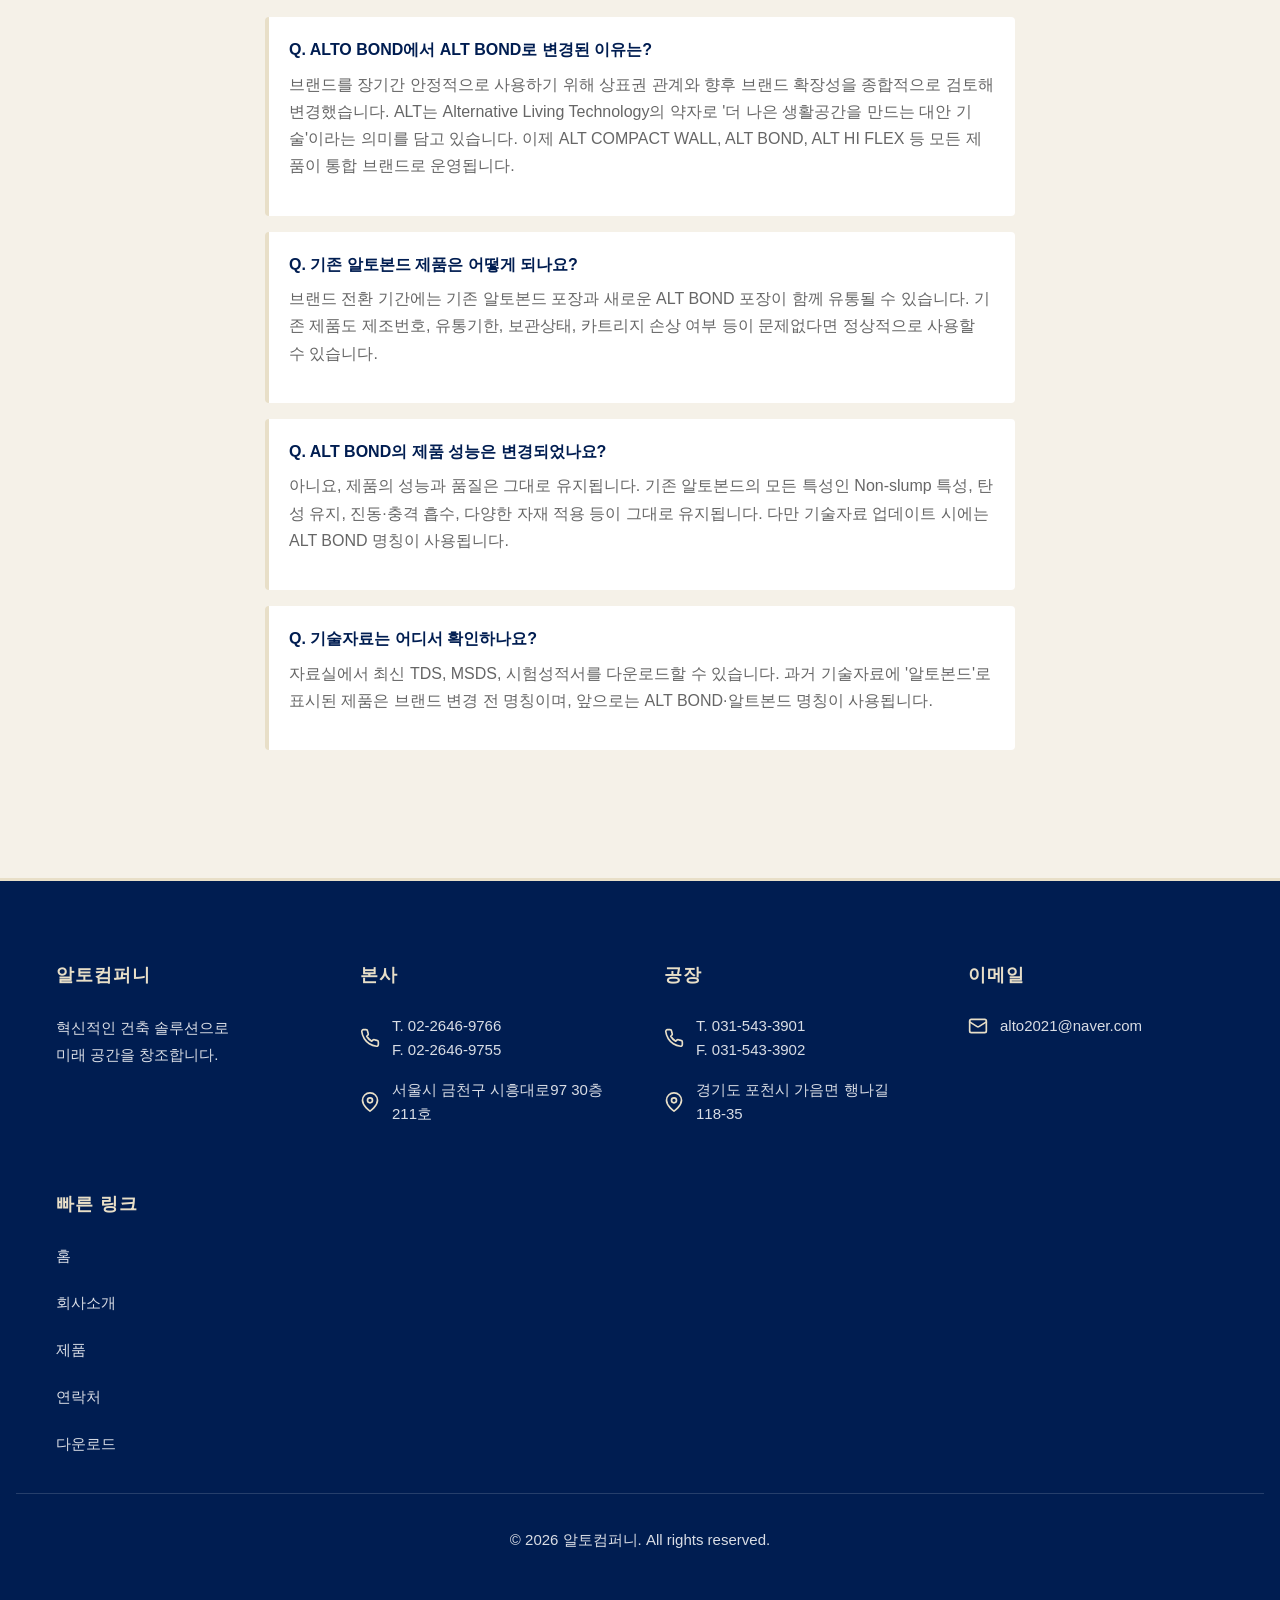
<file: contact.html>
<!DOCTYPE html>
<html lang="ko">
<head>
    <meta charset="UTF-8">
    <meta name="viewport" content="width=device-width, initial-scale=1.0">
    <title>문의 | 알토컴퍼니</title>
    <link rel="stylesheet" href="style.css">
</head>
<body>
    <!-- 헤더 & 네비게이션 -->
    <header>
        <div class="container">
            <a href="index.html" class="logo">
                <img src="altocompany_website_images_/logo.png" alt="알토컴퍼니 로고">
               
            </a>
            <button class="menu-toggle">☰</button>
            <nav>
                <ul>
                    <li><a href="index.html">홈</a></li>
                    <li><a href="about.html">회사소개</a></li>
                    <li><a href="products.html">제품</a></li>
                    <li><a href="downloads.html">자료실</a></li>
                    <li><a href="contact.html" class="active">문의</a></li>
                </ul>
            </nav>
        </div>
    </header>

    <main>
        <!-- 히어로 섹션 -->
        <section class="hero">
            <div class="container">
                <h1>B2B 문의 & 지원</h1>
                <p class="hero-subtitle">프로젝트 상담</p>
                <p>프로젝트 조건에 적합한 ALT COMPACT WALL 적용 방안을 상담해 보십시오.</p>
            </div>
        </section>

        <!-- 연락처 정보 -->
        <section>
            <div class="container">
                <h2 class="text-center mb-3">연락처</h2>
                <div class="cards">
                    <div class="card">
                        <h3>📞 전화</h3>
                        <p style="color: #666; font-size: 16px;">
                            <strong>02-2646-9766</strong><br>
                            <small>평일 09:00 ~ 17:00</small>
                        </p>
                    </div>

                    <div class="card">
                        <h3>📧 이메일</h3>
                        <p style="color: #666; font-size: 16px;">
                            <strong><a href="mailto:alto2021@naver.com" style="color: #001D51; text-decoration: none;">alto2021@naver.com</a></strong><br>
                            <small>24시간 접수</small>
                        </p>
                    </div>

                    <div class="card">
                        <h3>📠 팩스</h3>
                        <p style="color: #666; font-size: 16px;">
                            <strong>02-2646-9755</strong><br>
                            <small>자료 전송 가능</small>
                        </p>
                    </div>
                </div>
            </div>
        </section>

        <!-- 사무실 & 공장 위치 -->
        <section style="background-color: var(--bg-lighter);">
            <div class="container">
                <h2 class="text-center mb-3">찾아오시는 길</h2>
                <div class="cards">
                    <div class="card">
                        <h3>서울 사무실</h3>
                        <p style="margin-bottom: 12px;">
                            📍 서울특별시 금천구<br>
                            시흥대로 97, 30동 211호
                        </p>
                    </div>

                    <div class="card">
                        <h3>경기 공장</h3>
                        <p style="margin-bottom: 12px;">
                            📍 경기도 포천시<br>
                            가산면 매나리길 118-35
                        </p>
                    </div>
                </div>
            </div>
        </section>

        <!-- B2B 문의 양식 -->
        <section>
            <div class="container">
                <h2 class="text-center mb-3">문의 양식</h2>
                <p class="text-center" style="margin-bottom: 32px; color: #666;">프로젝트 규모, 샘플 신청, 기술 상담 등을 알려주세요</p>
                <div style="max-width: 650px; margin: 0 auto; background: #FBF9F3; padding: 32px; border-radius: 8px;">
                    <form id="contact-form">
                        <div style="display: grid; grid-template-columns: 1fr 1fr; gap: 16px;">
                            <div class="form-group">
                                <label for="name">회사명 *</label>
                                <input type="text" id="name" name="name" placeholder="(주)회사명" required>
                            </div>

                            <div class="form-group">
                                <label for="contact-person">담당자명 *</label>
                                <input type="text" id="contact-person" name="contact-person" required>
                            </div>
                        </div>

                        <div class="form-group">
                            <label for="email">이메일 *</label>
                            <input type="email" id="email" name="email" required>
                        </div>

                        <div style="display: grid; grid-template-columns: 1fr 1fr; gap: 16px;">
                            <div class="form-group">
                                <label for="phone">연락처 *</label>
                                <input type="tel" id="phone" name="phone" required>
                            </div>

                            <div class="form-group">
                                <label for="inquiry-type">문의 유형</label>
                                <select id="inquiry-type" name="inquiry-type">
                                    <option value="">선택하세요</option>
                                    <option value="sample">샘플 신청</option>
                                    <option value="quote">견적 요청</option>
                                    <option value="technical">기술 상담</option>
                                    <option value="project">프로젝트 협력</option>
                                    <option value="other">기타</option>
                                </select>
                            </div>
                        </div>

                        <div class="form-group">
                            <label for="project-info">프로젝트 정보</label>
                            <textarea id="project-info" name="project-info" placeholder="프로젝트 규모, 시공 일정, 특별 요구사항 등" style="min-height: 100px;"></textarea>
                        </div>

                        <div class="form-group">
                            <label for="message">추가 요청사항 *</label>
                            <textarea id="message" name="message" placeholder="문의 내용을 자세히 입력해주세요" required></textarea>
                        </div>

                        <button type="submit" class="btn btn-primary" style="width: 100%;">문의 신청</button>
                    </form>
                    <div id="form-message" style="margin-top: 16px; text-align: center; display: none;"></div>
                </div>
            </div>
        </section>

        <!-- B2B 지원 정보 -->
        <section style="background-color: var(--bg-lighter);">
            <div class="container">
                <h2 class="text-center mb-3">B2B 지원 서비스</h2>
                <div class="cards">
                    <div class="card">
                        <h3>📦 샘플 제공</h3>
                        <p>다양한 디자인의 샘플을 무료로 제공하여 현장에서 직접 확인할 수 있습니다.</p>
                    </div>

                    <div class="card">
                        <h3>💰 맞춤 견적</h3>
                        <p>프로젝트 규모와 용도에 맞는 최적의 견적을 신속하게 제공합니다.</p>
                    </div>

                    <div class="card">
                        <h3>🔧 기술 지원</h3>
                        <p>시공 방법, 바탕면 준비, 유지관리 등 전문가의 상담과 지원을 제공합니다.</p>
                    </div>

                    <div class="card">
                        <h3>📄 기술 자료</h3>
                        <p>TDS, MSDS, 시험성적서, 시방서 등 모든 기술 문서를 다운로드할 수 있습니다.</p>
                    </div>
                </div>
            </div>
        </section>

        <!-- FAQ -->
        <section>
            <div class="container">
                <h2 class="text-center mb-3">자주 하는 질문</h2>
                <div style="max-width: 750px; margin: 0 auto;">
                    <div style="background: white; padding: 20px; margin-bottom: 16px; border-radius: 4px; border-left: 4px solid #E8DFC8;">
                        <strong style="display: block; margin-bottom: 8px; color: #001D51; font-size: 16px;">Q. ALTO BOND에서 ALT BOND로 변경된 이유는?</strong>
                        <p style="color: #666; line-height: 1.7;">
                            브랜드를 장기간 안정적으로 사용하기 위해 상표권 관계와 향후 브랜드 확장성을 종합적으로 검토해 변경했습니다.
                            ALT는 Alternative Living Technology의 약자로 '더 나은 생활공간을 만드는 대안 기술'이라는 의미를 담고 있습니다.
                            이제 ALT COMPACT WALL, ALT BOND, ALT HI FLEX 등 모든 제품이 통합 브랜드로 운영됩니다.
                        </p>
                    </div>

                    <div style="background: white; padding: 20px; margin-bottom: 16px; border-radius: 4px; border-left: 4px solid #E8DFC8;">
                        <strong style="display: block; margin-bottom: 8px; color: #001D51; font-size: 16px;">Q. 기존 알토본드 제품은 어떻게 되나요?</strong>
                        <p style="color: #666; line-height: 1.7;">
                            브랜드 전환 기간에는 기존 알토본드 포장과 새로운 ALT BOND 포장이 함께 유통될 수 있습니다.
                            기존 제품도 제조번호, 유통기한, 보관상태, 카트리지 손상 여부 등이 문제없다면 정상적으로 사용할 수 있습니다.
                        </p>
                    </div>

                    <div style="background: white; padding: 20px; margin-bottom: 16px; border-radius: 4px; border-left: 4px solid #E8DFC8;">
                        <strong style="display: block; margin-bottom: 8px; color: #001D51; font-size: 16px;">Q. ALT BOND의 제품 성능은 변경되었나요?</strong>
                        <p style="color: #666; line-height: 1.7;">
                            아니요, 제품의 성능과 품질은 그대로 유지됩니다. 기존 알토본드의 모든 특성인 Non-slump 특성, 탄성 유지, 진동·충격 흡수, 다양한 자재 적용 등이 그대로 유지됩니다.
                            다만 기술자료 업데이트 시에는 ALT BOND 명칭이 사용됩니다.
                        </p>
                    </div>

                    <div style="background: white; padding: 20px; border-radius: 4px; border-left: 4px solid #E8DFC8;">
                        <strong style="display: block; margin-bottom: 8px; color: #001D51; font-size: 16px;">Q. 기술자료는 어디서 확인하나요?</strong>
                        <p style="color: #666; line-height: 1.7;">
                            자료실에서 최신 TDS, MSDS, 시험성적서를 다운로드할 수 있습니다.
                            과거 기술자료에 '알토본드'로 표시된 제품은 브랜드 변경 전 명칭이며, 앞으로는 ALT BOND·알트본드 명칭이 사용됩니다.
                        </p>
                    </div>
                </div>
            </div>
        </section>
    </main>

 <footer>
    <div class="container">
        <!-- 회사 정보 -->
        <div class="footer-section">
            <h4>알토컴퍼니</h4>
            <p>혁신적인 건축 솔루션으로<br>미래 공간을 창조합니다.</p>
        </div>

        <!-- 연락처 -->
        <div class="footer-section">
            <h4>본사</h4>
            <div class="contact-item">
                <svg class="contact-icon" viewBox="0 0 24 24" fill="none" stroke="currentColor" stroke-width="2">
                    <path d="M22 16.92v3a2 2 0 0 1-2.18 2 19.79 19.79 0 0 1-8.63-3.07 19.5 19.5 0 0 1-6-6 19.79 19.79 0 0 1-3.07-8.67A2 2 0 0 1 4.11 2h3a2 2 0 0 1 2 1.72 12.84 12.84 0 0 0 .7 2.81 2 2 0 0 1-.45 2.11L8.09 9.91a16 16 0 0 0 6 6l1.27-1.27a2 2 0 0 1 2.11-.45 12.84 12.84 0 0 0 2.81.7A2 2 0 0 1 22 16.92z"></path>
                </svg>
                <span>T. 02-2646-9766<br>F. 02-2646-9755</span>
            </div>
            <div class="contact-item">
                <svg class="contact-icon" viewBox="0 0 24 24" fill="none" stroke="currentColor" stroke-width="2">
                    <path d="M21 10c0 7-9 13-9 13s-9-6-9-13a9 9 0 0 1 18 0z"></path>
                    <circle cx="12" cy="10" r="3"></circle>
                </svg>
                <span>서울시 금천구 시흥대로97 30층211호</span>
            </div>
        </div>

        <!-- 공장 -->
        <div class="footer-section">
            <h4>공장</h4>
            <div class="contact-item">
                <svg class="contact-icon" viewBox="0 0 24 24" fill="none" stroke="currentColor" stroke-width="2">
                    <path d="M22 16.92v3a2 2 0 0 1-2.18 2 19.79 19.79 0 0 1-8.63-3.07 19.5 19.5 0 0 1-6-6 19.79 19.79 0 0 1-3.07-8.67A2 2 0 0 1 4.11 2h3a2 2 0 0 1 2 1.72 12.84 12.84 0 0 0 .7 2.81 2 2 0 0 1-.45 2.11L8.09 9.91a16 16 0 0 0 6 6l1.27-1.27a2 2 0 0 1 2.11-.45 12.84 12.84 0 0 0 2.81.7A2 2 0 0 1 22 16.92z"></path>
                </svg>
                <span>T. 031-543-3901<br>F. 031-543-3902</span>
            </div>
            <div class="contact-item">
                <svg class="contact-icon" viewBox="0 0 24 24" fill="none" stroke="currentColor" stroke-width="2">
                    <path d="M21 10c0 7-9 13-9 13s-9-6-9-13a9 9 0 0 1 18 0z"></path>
                    <circle cx="12" cy="10" r="3"></circle>
                </svg>
                <span>경기도 포천시 가음면 행나길 118-35</span>
            </div>
        </div>

        <!-- 이메일 -->
        <div class="footer-section">
            <h4>이메일</h4>
            <div class="contact-item">
                <svg class="contact-icon" viewBox="0 0 24 24" fill="none" stroke="currentColor" stroke-width="2">
                    <rect x="2" y="4" width="20" height="16" rx="2"></rect>
                    <path d="m22 7-8.97 5.7a1.94 1.94 0 0 1-2.06 0L2 7"></path>
                </svg>
                <span>alto2021@naver.com</span>
            </div>
        </div>

        <!-- 빠른 링크 -->
        <div class="footer-section">
            <h4>빠른 링크</h4>
            <ul class="footer-links">
                <li><a href="index.html">홈</a></li>
                <li><a href="about.html">회사소개</a></li>
                <li><a href="products.html">제품</a></li>
                <li><a href="contact.html">연락처</a></li>
                <li><a href="downloads.html">다운로드</a></li>
            </ul>
        </div>
    </div>

    <!-- 하단 저작권 -->
    <div class="footer-bottom">
        <p>&copy; 2026 알토컴퍼니. All rights reserved.</p>
    </div>
</footer>
</file>
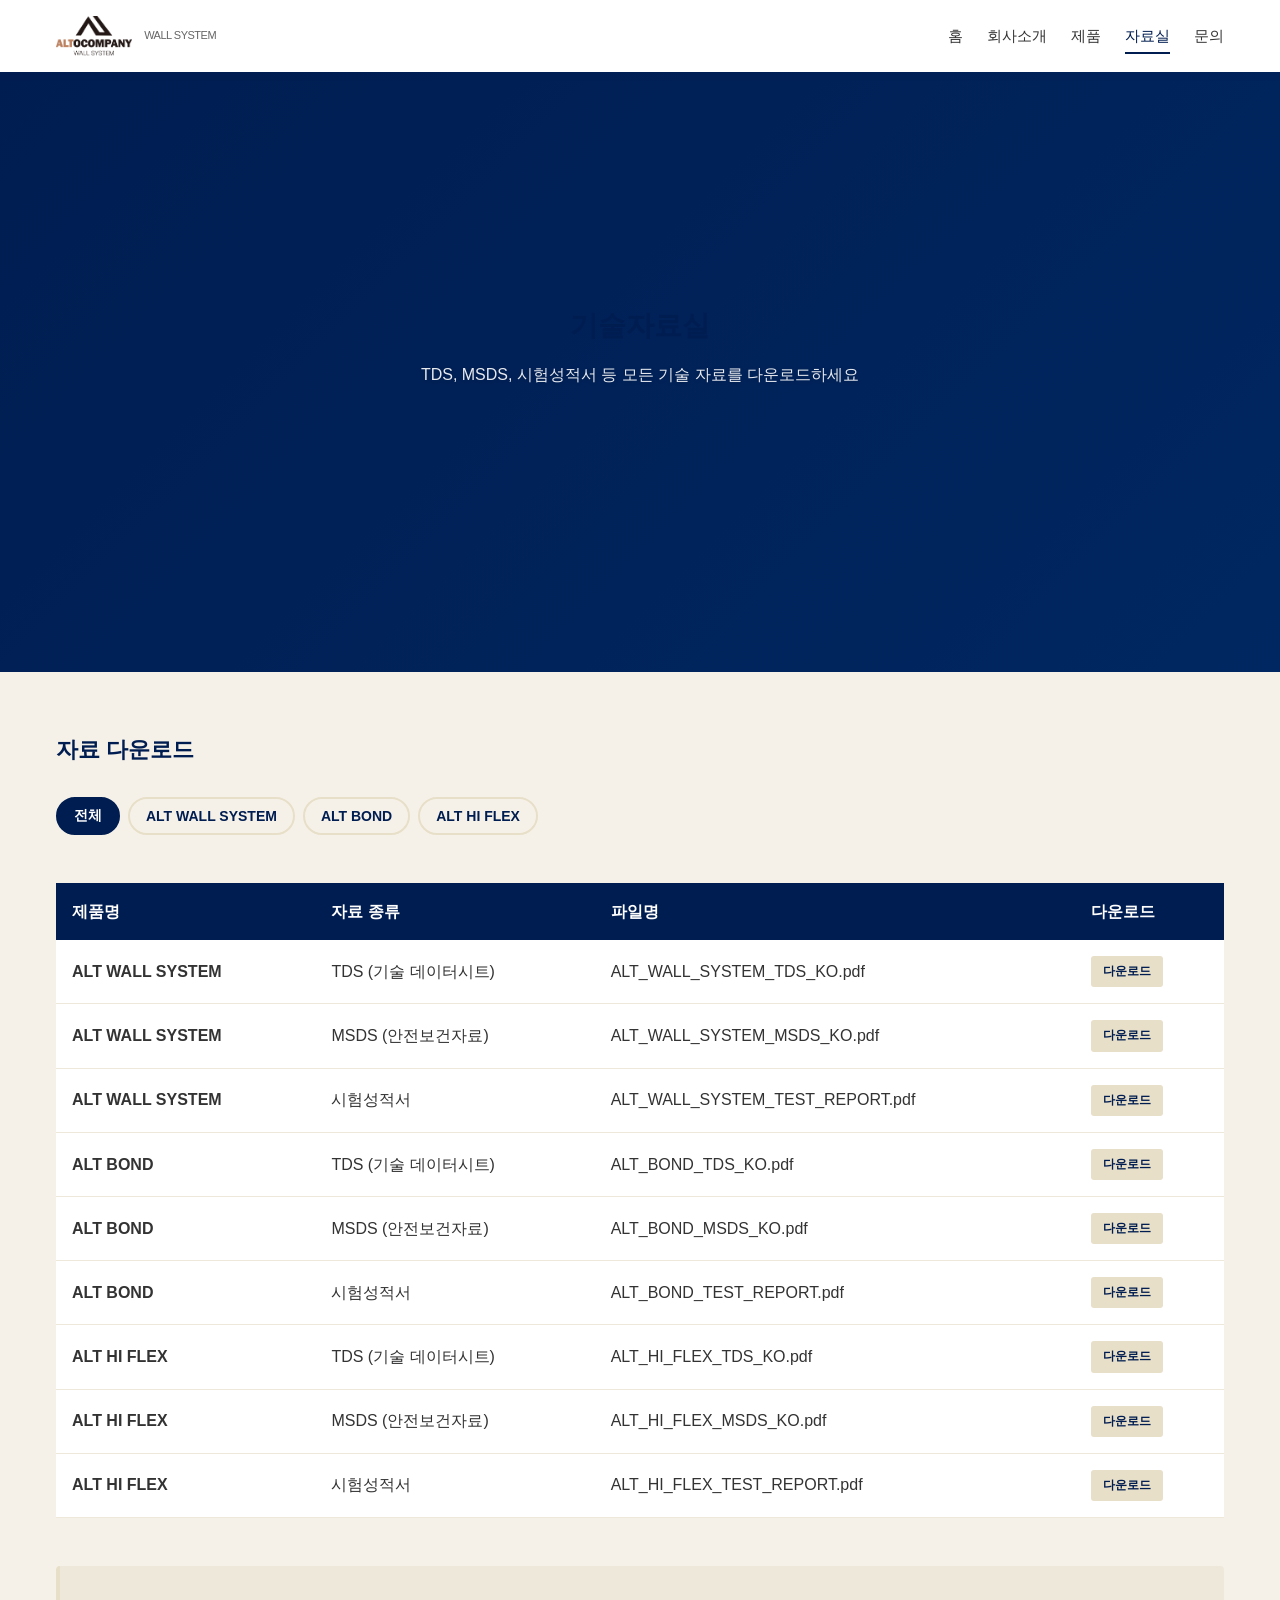
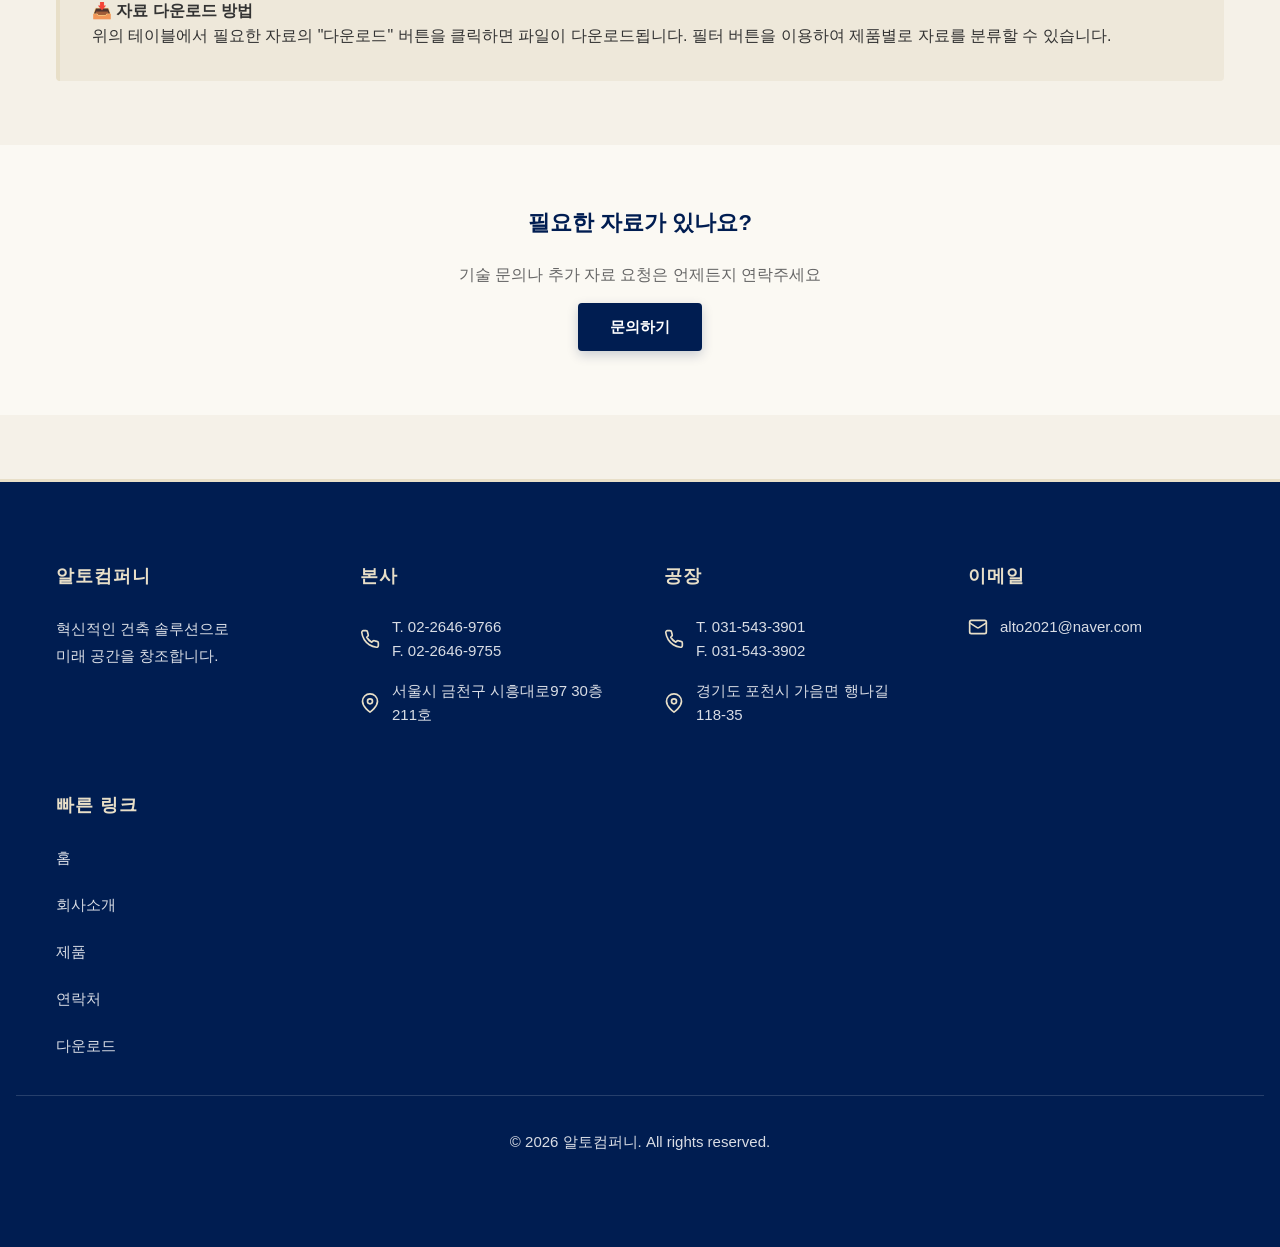
<file: downloads.html>
<!DOCTYPE html>
<html lang="ko">
<head>
    <meta charset="UTF-8">
    <meta name="viewport" content="width=device-width, initial-scale=1.0">
    <title>자료실 | 알토컴퍼니</title>
    <link rel="stylesheet" href="style.css">
</head>
<body>
    <!-- 헤더 & 네비게이션 -->
    <header>
        <div class="container">
            <a href="index.html" class="logo">
                <img src="altocompany_website_images_/logo.png" alt="알토컴퍼니 로고">
                <div class="logo-text">
                    <small>WALL SYSTEM</small>
                </div>
            </a>
            <button class="menu-toggle">☰</button>
            <nav>
                <ul>
                    <li><a href="index.html">홈</a></li>
                    <li><a href="about.html">회사소개</a></li>
                    <li><a href="products.html">제품</a></li>
                    <li><a href="downloads.html" class="active">자료실</a></li>
                    <li><a href="contact.html">문의</a></li>
                </ul>
            </nav>
        </div>
    </header>

    <main>
        <!-- 히어로 섹션 -->
        <section class="hero">
            <div class="container">
                <h1>기술자료실</h1>
                <p>TDS, MSDS, 시험성적서 등 모든 기술 자료를 다운로드하세요</p>
            </div>
        </section>

        <!-- 필터 및 다운로드 테이블 -->
        <section>
            <div class="container">
                <h2 class="mb-2">자료 다운로드</h2>

                <div class="filter-buttons">
                    <button class="filter-btn active" data-filter="all">전체</button>
                    <button class="filter-btn" data-filter="alt-wall">ALT WALL SYSTEM</button>
                    <button class="filter-btn" data-filter="alt-bond">ALT BOND</button>
                    <button class="filter-btn" data-filter="alt-flex">ALT HI FLEX</button>
                </div>

                <div style="overflow-x: auto;">
                    <table id="downloads-table">
                        <thead>
                            <tr>
                                <th>제품명</th>
                                <th>자료 종류</th>
                                <th>파일명</th>
                                <th>다운로드</th>
                            </tr>
                        </thead>
                        <tbody>
                            <!-- ALT WALL SYSTEM -->
                            <tr class="download-row" data-product="alt-wall">
                                <td><strong>ALT WALL SYSTEM</strong></td>
                                <td>TDS (기술 데이터시트)</td>
                                <td>ALT_WALL_SYSTEM_TDS_KO.pdf</td>
                                <td><a href="#" class="btn" style="padding: 6px 12px; font-size: 12px; background: #E8DFC8; color: #001D51; text-decoration: none; border-radius: 3px;">다운로드</a></td>
                            </tr>
                            <tr class="download-row" data-product="alt-wall">
                                <td><strong>ALT WALL SYSTEM</strong></td>
                                <td>MSDS (안전보건자료)</td>
                                <td>ALT_WALL_SYSTEM_MSDS_KO.pdf</td>
                                <td><a href="#" class="btn" style="padding: 6px 12px; font-size: 12px; background: #E8DFC8; color: #001D51; text-decoration: none; border-radius: 3px;">다운로드</a></td>
                            </tr>
                            <tr class="download-row" data-product="alt-wall">
                                <td><strong>ALT WALL SYSTEM</strong></td>
                                <td>시험성적서</td>
                                <td>ALT_WALL_SYSTEM_TEST_REPORT.pdf</td>
                                <td><a href="#" class="btn" style="padding: 6px 12px; font-size: 12px; background: #E8DFC8; color: #001D51; text-decoration: none; border-radius: 3px;">다운로드</a></td>
                            </tr>

                            <!-- ALT BOND -->
                            <tr class="download-row" data-product="alt-bond">
                                <td><strong>ALT BOND</strong></td>
                                <td>TDS (기술 데이터시트)</td>
                                <td>ALT_BOND_TDS_KO.pdf</td>
                                <td><a href="#" class="btn" style="padding: 6px 12px; font-size: 12px; background: #E8DFC8; color: #001D51; text-decoration: none; border-radius: 3px;">다운로드</a></td>
                            </tr>
                            <tr class="download-row" data-product="alt-bond">
                                <td><strong>ALT BOND</strong></td>
                                <td>MSDS (안전보건자료)</td>
                                <td>ALT_BOND_MSDS_KO.pdf</td>
                                <td><a href="#" class="btn" style="padding: 6px 12px; font-size: 12px; background: #E8DFC8; color: #001D51; text-decoration: none; border-radius: 3px;">다운로드</a></td>
                            </tr>
                            <tr class="download-row" data-product="alt-bond">
                                <td><strong>ALT BOND</strong></td>
                                <td>시험성적서</td>
                                <td>ALT_BOND_TEST_REPORT.pdf</td>
                                <td><a href="#" class="btn" style="padding: 6px 12px; font-size: 12px; background: #E8DFC8; color: #001D51; text-decoration: none; border-radius: 3px;">다운로드</a></td>
                            </tr>

                            <!-- ALT HI FLEX -->
                            <tr class="download-row" data-product="alt-flex">
                                <td><strong>ALT HI FLEX</strong></td>
                                <td>TDS (기술 데이터시트)</td>
                                <td>ALT_HI_FLEX_TDS_KO.pdf</td>
                                <td><a href="#" class="btn" style="padding: 6px 12px; font-size: 12px; background: #E8DFC8; color: #001D51; text-decoration: none; border-radius: 3px;">다운로드</a></td>
                            </tr>
                            <tr class="download-row" data-product="alt-flex">
                                <td><strong>ALT HI FLEX</strong></td>
                                <td>MSDS (안전보건자료)</td>
                                <td>ALT_HI_FLEX_MSDS_KO.pdf</td>
                                <td><a href="#" class="btn" style="padding: 6px 12px; font-size: 12px; background: #E8DFC8; color: #001D51; text-decoration: none; border-radius: 3px;">다운로드</a></td>
                            </tr>
                            <tr class="download-row" data-product="alt-flex">
                                <td><strong>ALT HI FLEX</strong></td>
                                <td>시험성적서</td>
                                <td>ALT_HI_FLEX_TEST_REPORT.pdf</td>
                                <td><a href="#" class="btn" style="padding: 6px 12px; font-size: 12px; background: #E8DFC8; color: #001D51; text-decoration: none; border-radius: 3px;">다운로드</a></td>
                            </tr>
                        </tbody>
                    </table>
                </div>

                <div class="highlight" style="margin-top: 24px;">
                    <strong>📥 자료 다운로드 방법</strong><br>
                    위의 테이블에서 필요한 자료의 "다운로드" 버튼을 클릭하면 파일이 다운로드됩니다.
                    필터 버튼을 이용하여 제품별로 자료를 분류할 수 있습니다.
                </div>
            </div>
        </section>

        <!-- CTA -->
        <section class="text-center" style="background-color: var(--bg-lighter);">
            <div class="container">
                <h2>필요한 자료가 있나요?</h2>
                <p>기술 문의나 추가 자료 요청은 언제든지 연락주세요</p>
                <a href="contact.html" class="btn btn-primary">문의하기</a>
            </div>
        </section>
    </main>

<footer>
    <div class="container">
        <!-- 회사 정보 -->
        <div class="footer-section">
            <h4>알토컴퍼니</h4>
            <p>혁신적인 건축 솔루션으로<br>미래 공간을 창조합니다.</p>
        </div>

        <!-- 연락처 -->
        <div class="footer-section">
            <h4>본사</h4>
            <div class="contact-item">
                <svg class="contact-icon" viewBox="0 0 24 24" fill="none" stroke="currentColor" stroke-width="2">
                    <path d="M22 16.92v3a2 2 0 0 1-2.18 2 19.79 19.79 0 0 1-8.63-3.07 19.5 19.5 0 0 1-6-6 19.79 19.79 0 0 1-3.07-8.67A2 2 0 0 1 4.11 2h3a2 2 0 0 1 2 1.72 12.84 12.84 0 0 0 .7 2.81 2 2 0 0 1-.45 2.11L8.09 9.91a16 16 0 0 0 6 6l1.27-1.27a2 2 0 0 1 2.11-.45 12.84 12.84 0 0 0 2.81.7A2 2 0 0 1 22 16.92z"></path>
                </svg>
                <span>T. 02-2646-9766<br>F. 02-2646-9755</span>
            </div>
            <div class="contact-item">
                <svg class="contact-icon" viewBox="0 0 24 24" fill="none" stroke="currentColor" stroke-width="2">
                    <path d="M21 10c0 7-9 13-9 13s-9-6-9-13a9 9 0 0 1 18 0z"></path>
                    <circle cx="12" cy="10" r="3"></circle>
                </svg>
                <span>서울시 금천구 시흥대로97 30층211호</span>
            </div>
        </div>

        <!-- 공장 -->
        <div class="footer-section">
            <h4>공장</h4>
            <div class="contact-item">
                <svg class="contact-icon" viewBox="0 0 24 24" fill="none" stroke="currentColor" stroke-width="2">
                    <path d="M22 16.92v3a2 2 0 0 1-2.18 2 19.79 19.79 0 0 1-8.63-3.07 19.5 19.5 0 0 1-6-6 19.79 19.79 0 0 1-3.07-8.67A2 2 0 0 1 4.11 2h3a2 2 0 0 1 2 1.72 12.84 12.84 0 0 0 .7 2.81 2 2 0 0 1-.45 2.11L8.09 9.91a16 16 0 0 0 6 6l1.27-1.27a2 2 0 0 1 2.11-.45 12.84 12.84 0 0 0 2.81.7A2 2 0 0 1 22 16.92z"></path>
                </svg>
                <span>T. 031-543-3901<br>F. 031-543-3902</span>
            </div>
            <div class="contact-item">
                <svg class="contact-icon" viewBox="0 0 24 24" fill="none" stroke="currentColor" stroke-width="2">
                    <path d="M21 10c0 7-9 13-9 13s-9-6-9-13a9 9 0 0 1 18 0z"></path>
                    <circle cx="12" cy="10" r="3"></circle>
                </svg>
                <span>경기도 포천시 가음면 행나길 118-35</span>
            </div>
        </div>

        <!-- 이메일 -->
        <div class="footer-section">
            <h4>이메일</h4>
            <div class="contact-item">
                <svg class="contact-icon" viewBox="0 0 24 24" fill="none" stroke="currentColor" stroke-width="2">
                    <rect x="2" y="4" width="20" height="16" rx="2"></rect>
                    <path d="m22 7-8.97 5.7a1.94 1.94 0 0 1-2.06 0L2 7"></path>
                </svg>
                <span>alto2021@naver.com</span>
            </div>
        </div>

        <!-- 빠른 링크 -->
        <div class="footer-section">
            <h4>빠른 링크</h4>
            <ul class="footer-links">
                <li><a href="index.html">홈</a></li>
                <li><a href="about.html">회사소개</a></li>
                <li><a href="products.html">제품</a></li>
                <li><a href="contact.html">연락처</a></li>
                <li><a href="downloads.html">다운로드</a></li>
            </ul>
        </div>
    </div>

    <!-- 하단 저작권 -->
    <div class="footer-bottom">
        <p>&copy; 2026 알토컴퍼니. All rights reserved.</p>
    </div>
</footer>
</file>
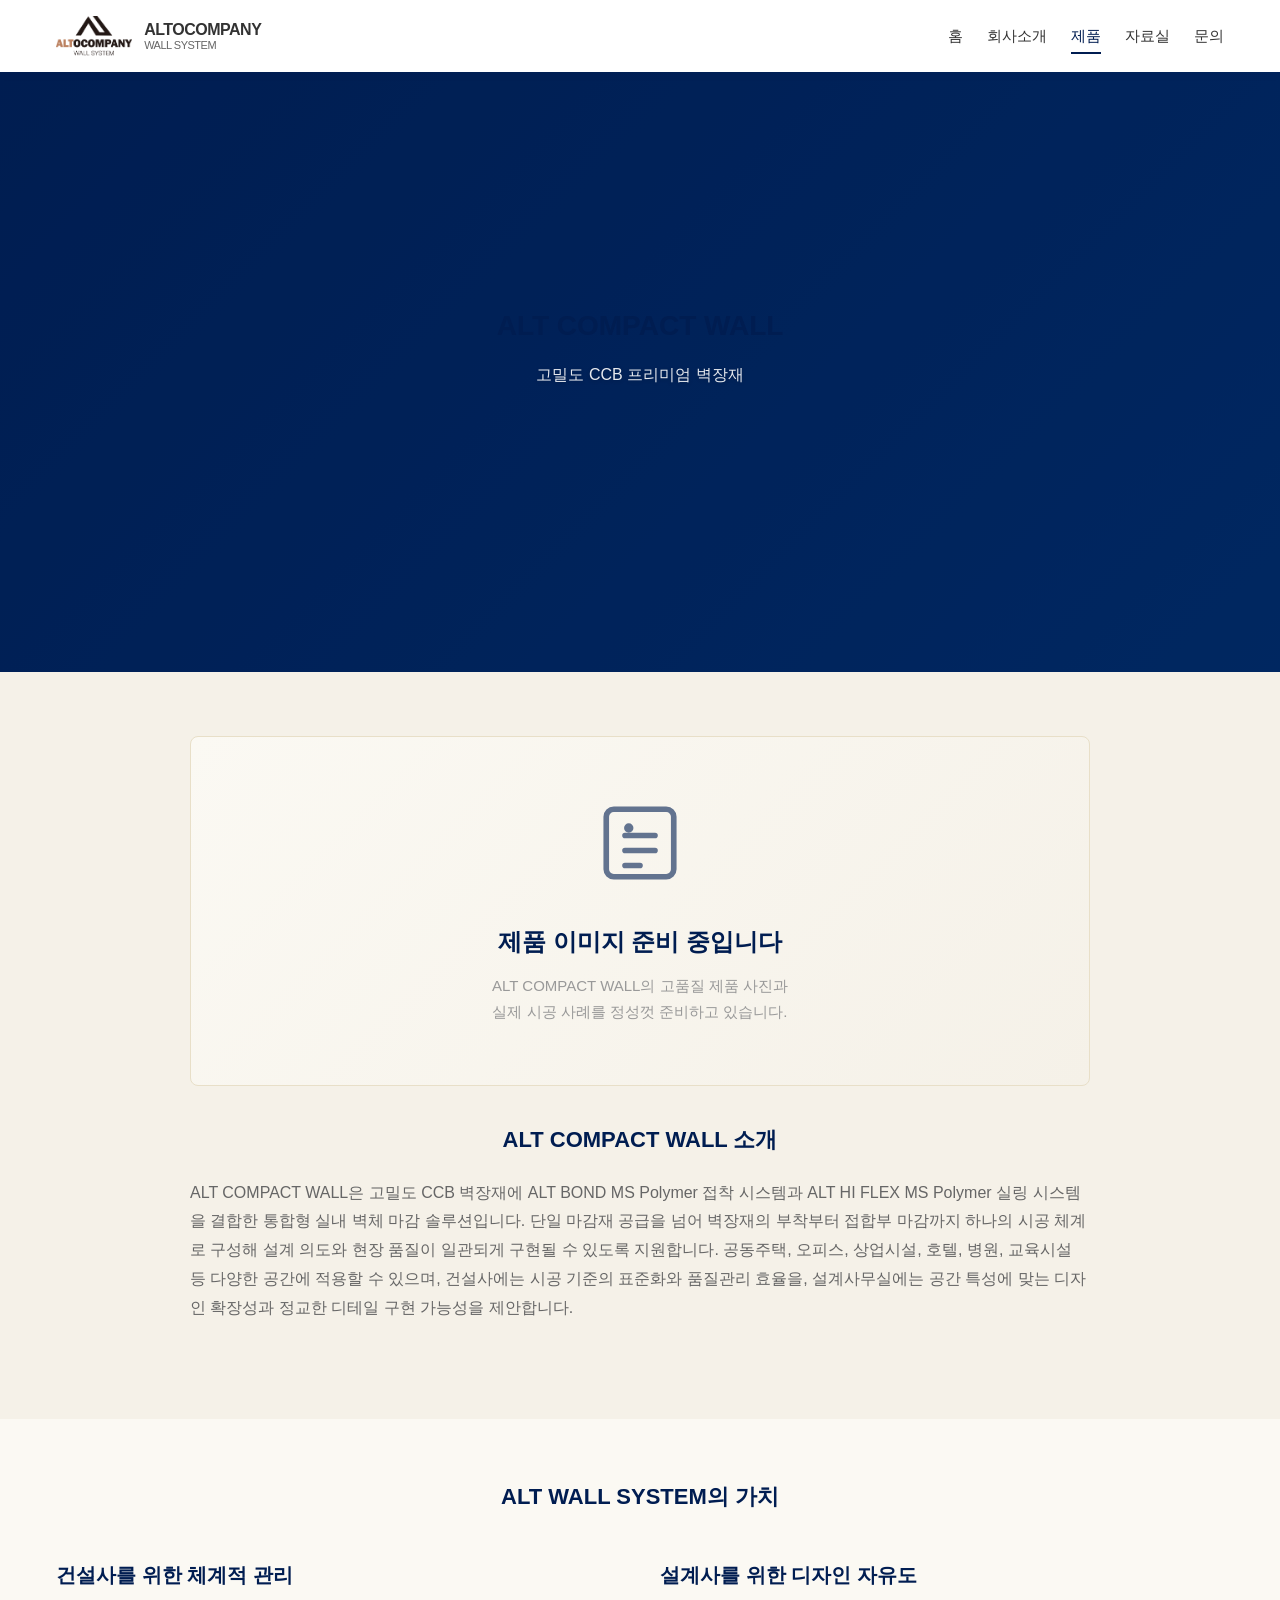
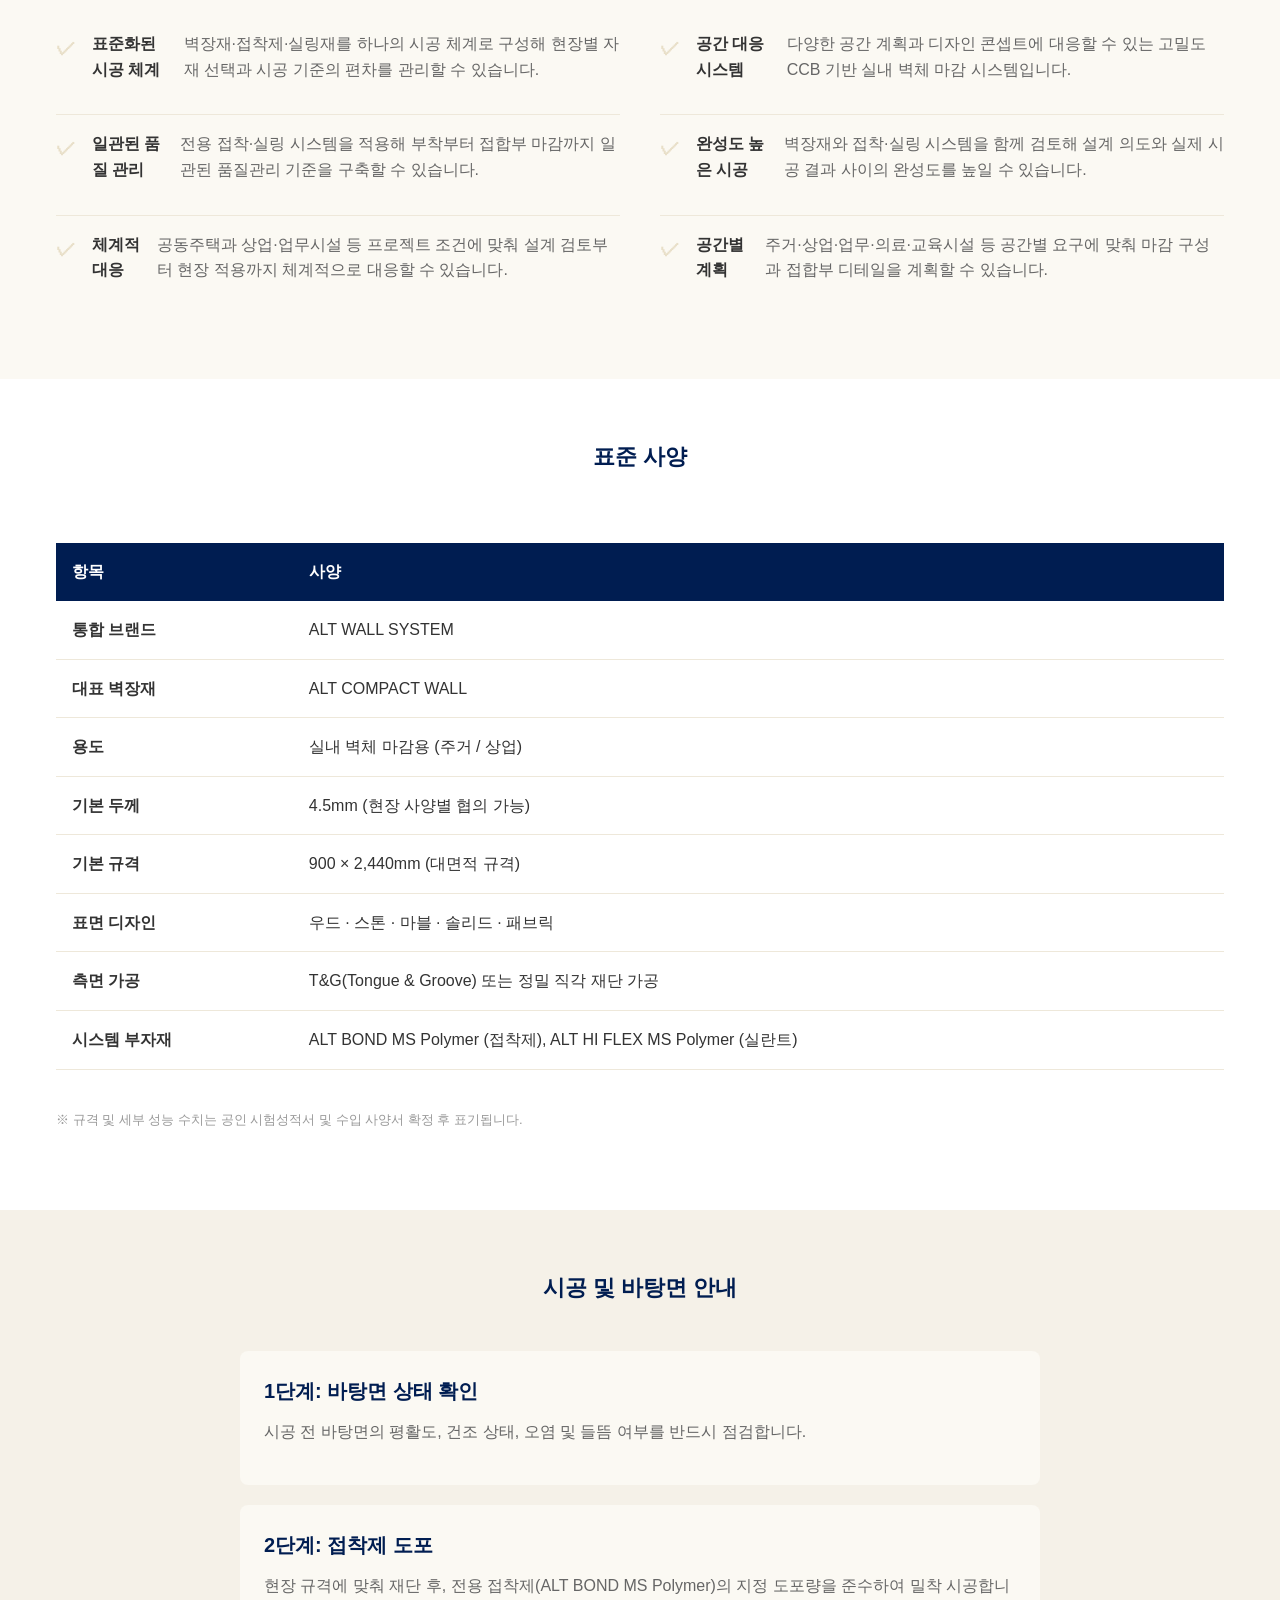
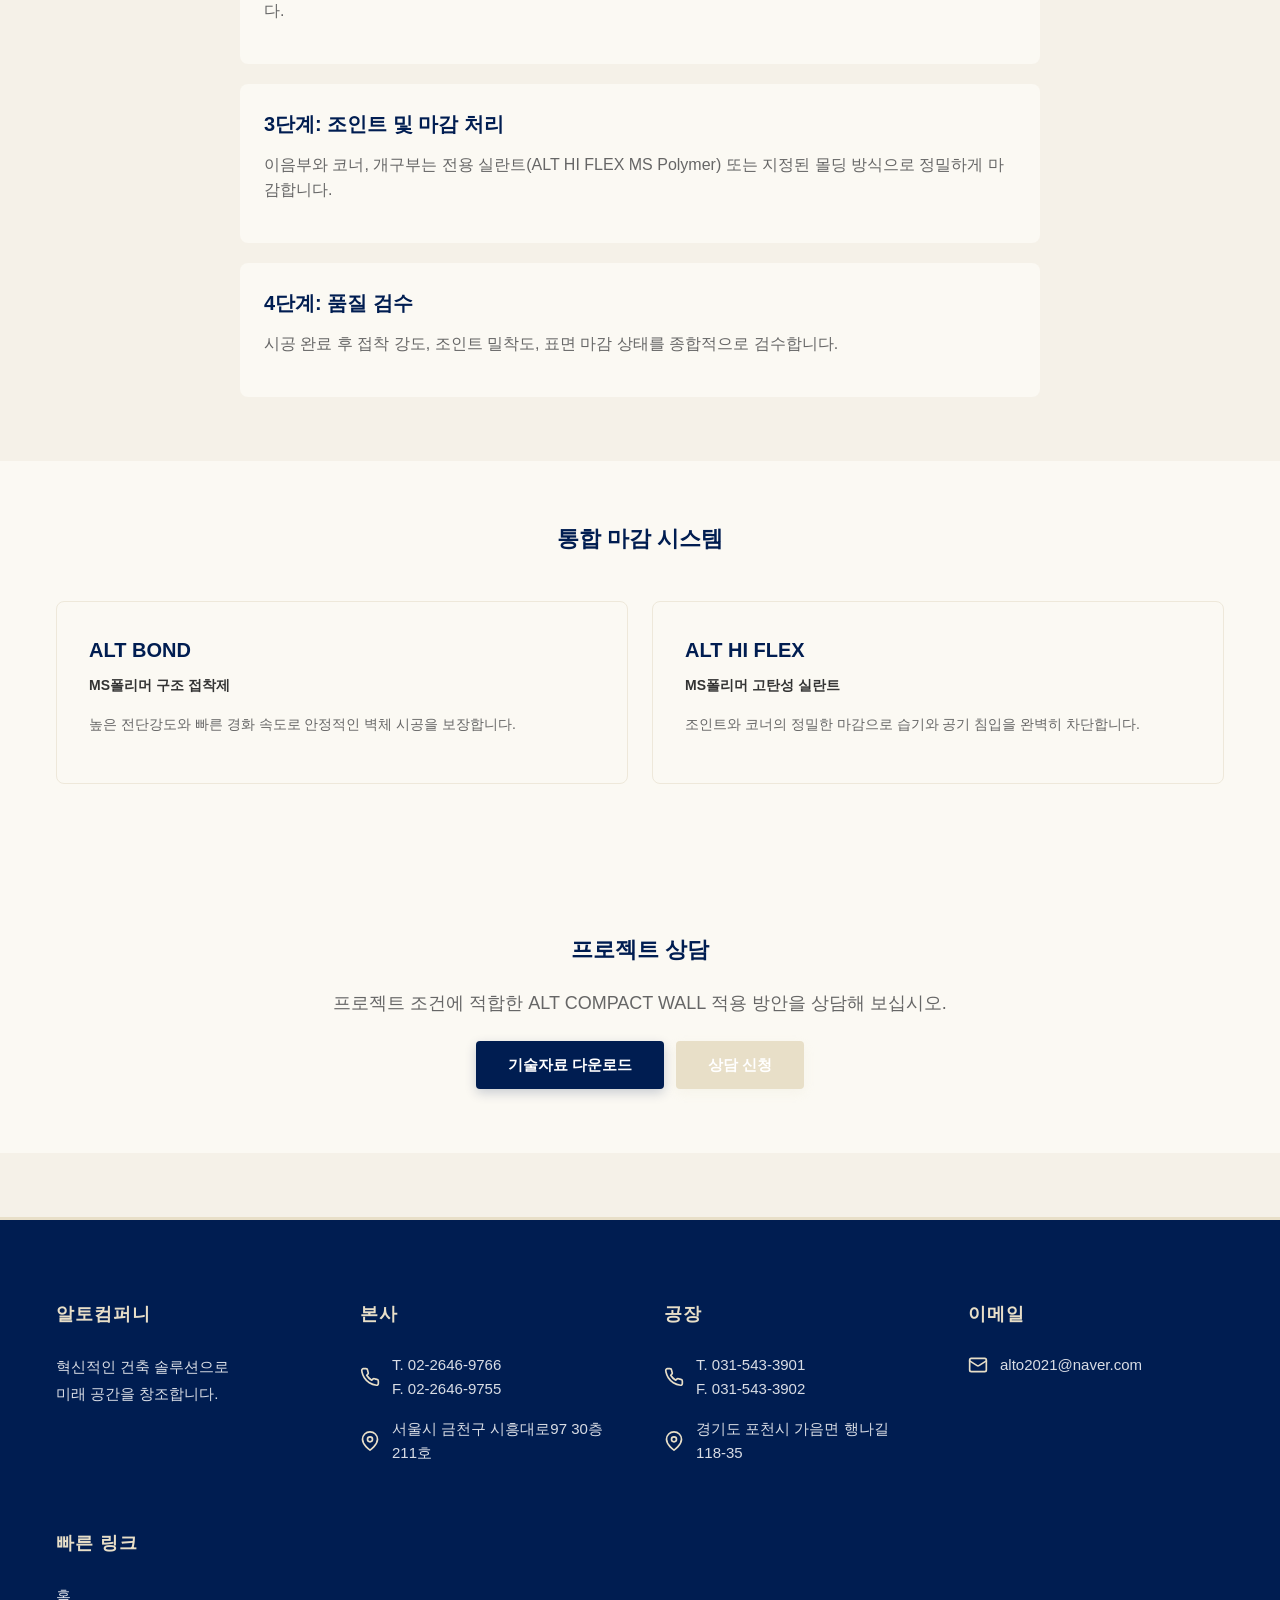
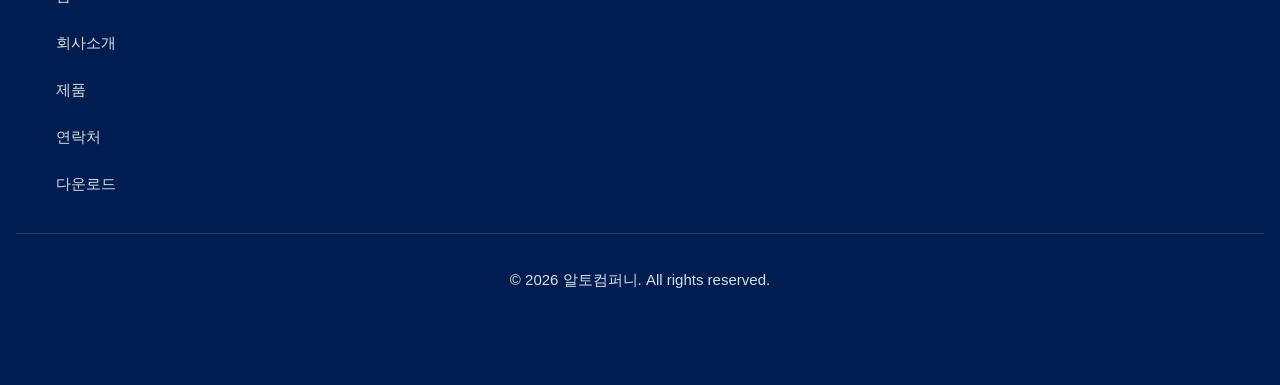
<file: products.html>
<!DOCTYPE html>
<html lang="ko">
<head>
    <meta charset="UTF-8">
    <meta name="viewport" content="width=device-width, initial-scale=1.0">
    <title>제품 | 알토컴퍼니</title>
    <link rel="stylesheet" href="style.css">
</head>
<body>
    <!-- 헤더 & 네비게이션 -->
    <header>
        <div class="container">
            <a href="index.html" class="logo">
                <img src="altocompany_website_images_/logo.png" alt="알토컴퍼니 로고">
                <div class="logo-text">
                    <strong>ALTOCOMPANY</strong>
                    <small>WALL SYSTEM</small>
                </div>
            </a>
            <button class="menu-toggle">☰</button>
            <nav>
                <ul>
                    <li><a href="index.html">홈</a></li>
                    <li><a href="about.html">회사소개</a></li>
                    <li><a href="products.html" class="active">제품</a></li>
                    <li><a href="downloads.html">자료실</a></li>
                    <li><a href="contact.html">문의</a></li>
                </ul>
            </nav>
        </div>
    </header>

    <main>
        <!-- 히어로 섹션 -->
        <section class="hero">
            <div class="container">
                <h1>ALT COMPACT WALL</h1>
                <p class="hero-subtitle">고밀도 CCB 프리미엄 벽장재</p>
            </div>
        </section>

        <!-- 제품 소개 -->
        <section id="product-intro">
            <div class="container">
                <div style="max-width: 900px; margin: 0 auto;">
                    <div style="width: 100%; height: 350px; background: linear-gradient(135deg, #FBF9F3 0%, #F5F1E8 100%); border-radius: 8px; display: flex; align-items: center; justify-content: center; margin-bottom: 40px; border: 1px solid #E8DFC8;">
                        <div style="text-align: center;">
                            <svg style="width: 90px; height: 90px; margin: 0 auto 28px; opacity: 0.6;" viewBox="0 0 24 24" fill="none" stroke="#001D51" stroke-width="1.5" stroke-linecap="round">
                                <rect x="3" y="3" width="18" height="18" rx="2"></rect>
                                <path d="M8 10h8M8 14h8M8 18h4"></path>
                                <circle cx="9" cy="8" r="0.5" fill="#001D51"></circle>
                            </svg>
                            <h3 style="color: #001D51; font-size: 24px; margin: 0 0 12px 0; font-weight: 600;">제품 이미지 준비 중입니다</h3>
                            <p style="color: #999; font-size: 15px; margin: 0; line-height: 1.7;">ALT COMPACT WALL의 고품질 제품 사진과<br>실제 시공 사례를 정성껏 준비하고 있습니다.</p>
                        </div>
                    </div>

                    <h2 style="text-align: center; margin-bottom: 24px;">ALT COMPACT WALL 소개</h2>
                    <p style="font-size: 16px; line-height: 1.8; color: #666; margin-bottom: 32px;">
                        ALT COMPACT WALL은 고밀도 CCB 벽장재에 ALT BOND MS Polymer 접착 시스템과 ALT HI FLEX MS Polymer 실링 시스템을 결합한 통합형 실내 벽체 마감 솔루션입니다.
                        단일 마감재 공급을 넘어 벽장재의 부착부터 접합부 마감까지 하나의 시공 체계로 구성해 설계 의도와 현장 품질이 일관되게 구현될 수 있도록 지원합니다.
                        공동주택, 오피스, 상업시설, 호텔, 병원, 교육시설 등 다양한 공간에 적용할 수 있으며, 건설사에는 시공 기준의 표준화와 품질관리 효율을,
                        설계사무실에는 공간 특성에 맞는 디자인 확장성과 정교한 디테일 구현 가능성을 제안합니다.
                    </p>
                </div>
            </div>
        </section>

        <!-- 건설사 & 설계사 대상 제안 -->
        <section style="background-color: var(--bg-lighter);">
            <div class="container">
                <h2 class="text-center mb-3">ALT WALL SYSTEM의 가치</h2>

                <div style="display: grid; grid-template-columns: 1fr 1fr; gap: 40px; margin-top: 40px;">
                    <!-- 건설사 대상 -->
                    <div>
                        <h3 style="color: #001D51; margin-bottom: 24px; font-size: 20px;">건설사를 위한 체계적 관리</h3>
                        <ul class="features-list">
                            <li>
                                <strong>표준화된 시공 체계</strong>
                                <p>벽장재·접착제·실링재를 하나의 시공 체계로 구성해 현장별 자재 선택과 시공 기준의 편차를 관리할 수 있습니다.</p>
                            </li>
                            <li>
                                <strong>일관된 품질 관리</strong>
                                <p>전용 접착·실링 시스템을 적용해 부착부터 접합부 마감까지 일관된 품질관리 기준을 구축할 수 있습니다.</p>
                            </li>
                            <li>
                                <strong>체계적 대응</strong>
                                <p>공동주택과 상업·업무시설 등 프로젝트 조건에 맞춰 설계 검토부터 현장 적용까지 체계적으로 대응할 수 있습니다.</p>
                            </li>
                        </ul>
                    </div>

                    <!-- 설계사 대상 -->
                    <div>
                        <h3 style="color: #001D51; margin-bottom: 24px; font-size: 20px;">설계사를 위한 디자인 자유도</h3>
                        <ul class="features-list">
                            <li>
                                <strong>공간 대응 시스템</strong>
                                <p>다양한 공간 계획과 디자인 콘셉트에 대응할 수 있는 고밀도 CCB 기반 실내 벽체 마감 시스템입니다.</p>
                            </li>
                            <li>
                                <strong>완성도 높은 시공</strong>
                                <p>벽장재와 접착·실링 시스템을 함께 검토해 설계 의도와 실제 시공 결과 사이의 완성도를 높일 수 있습니다.</p>
                            </li>
                            <li>
                                <strong>공간별 계획</strong>
                                <p>주거·상업·업무·의료·교육시설 등 공간별 요구에 맞춰 마감 구성과 접합부 디테일을 계획할 수 있습니다.</p>
                            </li>
                        </ul>
                    </div>
                </div>
            </div>
        </section>

        <!-- 표준 사양 -->
        <section style="background-color: white;">
            <div class="container">
                <h2 class="text-center mb-3">표준 사양</h2>
                <div style="overflow-x: auto;">
                    <table style="margin-top: 24px;">
                        <thead>
                            <tr>
                                <th>항목</th>
                                <th>사양</th>
                            </tr>
                        </thead>
                        <tbody>
                            <tr>
                                <td><strong>통합 브랜드</strong></td>
                                <td>ALT WALL SYSTEM</td>
                            </tr>
                            <tr>
                                <td><strong>대표 벽장재</strong></td>
                                <td>ALT COMPACT WALL</td>
                            </tr>
                            <tr>
                                <td><strong>용도</strong></td>
                                <td>실내 벽체 마감용 (주거 / 상업)</td>
                            </tr>
                            <tr>
                                <td><strong>기본 두께</strong></td>
                                <td>4.5mm (현장 사양별 협의 가능)</td>
                            </tr>
                            <tr>
                                <td><strong>기본 규격</strong></td>
                                <td>900 × 2,440mm (대면적 규격)</td>
                            </tr>
                            <tr>
                                <td><strong>표면 디자인</strong></td>
                                <td>우드 · 스톤 · 마블 · 솔리드 · 패브릭</td>
                            </tr>
                            <tr>
                                <td><strong>측면 가공</strong></td>
                                <td>T&G(Tongue & Groove) 또는 정밀 직각 재단 가공</td>
                            </tr>
                            <tr>
                                <td><strong>시스템 부자재</strong></td>
                                <td>ALT BOND MS Polymer (접착제), ALT HI FLEX MS Polymer (실란트)</td>
                            </tr>
                        </tbody>
                    </table>
                </div>
                <p style="font-size: 13px; color: #999; margin-top: 16px;">
                    ※ 규격 및 세부 성능 수치는 공인 시험성적서 및 수입 사양서 확정 후 표기됩니다.
                </p>
            </div>
        </section>

        <!-- 시공 가이드 -->
        <section>
            <div class="container">
                <h2 class="text-center mb-3">시공 및 바탕면 안내</h2>
                <div style="max-width: 800px; margin: 0 auto;">
                    <div style="background: #FBF9F3; padding: 24px; border-radius: 8px; margin-bottom: 20px;">
                        <h3 style="color: #001D51; margin-bottom: 12px;">1단계: 바탕면 상태 확인</h3>
                        <p>시공 전 바탕면의 평활도, 건조 상태, 오염 및 들뜸 여부를 반드시 점검합니다.</p>
                    </div>

                    <div style="background: #FBF9F3; padding: 24px; border-radius: 8px; margin-bottom: 20px;">
                        <h3 style="color: #001D51; margin-bottom: 12px;">2단계: 접착제 도포</h3>
                        <p>현장 규격에 맞춰 재단 후, 전용 접착제(ALT BOND MS Polymer)의 지정 도포량을 준수하여 밀착 시공합니다.</p>
                    </div>

                    <div style="background: #FBF9F3; padding: 24px; border-radius: 8px; margin-bottom: 20px;">
                        <h3 style="color: #001D51; margin-bottom: 12px;">3단계: 조인트 및 마감 처리</h3>
                        <p>이음부와 코너, 개구부는 전용 실란트(ALT HI FLEX MS Polymer) 또는 지정된 몰딩 방식으로 정밀하게 마감합니다.</p>
                    </div>

                    <div style="background: #FBF9F3; padding: 24px; border-radius: 8px;">
                        <h3 style="color: #001D51; margin-bottom: 12px;">4단계: 품질 검수</h3>
                        <p>시공 완료 후 접착 강도, 조인트 밀착도, 표면 마감 상태를 종합적으로 검수합니다.</p>
                    </div>
                </div>
            </div>
        </section>

        <!-- 시스템 부자재 -->
        <section style="background-color: var(--bg-lighter);">
            <div class="container">
                <h2 class="text-center mb-3">통합 마감 시스템</h2>
                <div class="cards">
                    <div class="card">
                        <h3>ALT BOND</h3>
                        <p><strong>MS폴리머 구조 접착제</strong></p>
                        <p>높은 전단강도와 빠른 경화 속도로 안정적인 벽체 시공을 보장합니다.</p>
                    </div>

                    <div class="card">
                        <h3>ALT HI FLEX</h3>
                        <p><strong>MS폴리머 고탄성 실란트</strong></p>
                        <p>조인트와 코너의 정밀한 마감으로 습기와 공기 침입을 완벽히 차단합니다.</p>
                    </div>
                </div>
            </div>
        </section>

        <!-- CTA -->
        <section class="text-center" style="background-color: var(--bg-lighter);">
            <div class="container">
                <h2>프로젝트 상담</h2>
                <p style="margin-bottom: 24px; font-size: 18px;">프로젝트 조건에 적합한 ALT COMPACT WALL 적용 방안을 상담해 보십시오.</p>
                <a href="downloads.html" class="btn btn-primary">기술자료 다운로드</a>
                <a href="contact.html" class="btn btn-secondary" style="margin-left: 8px;">상담 신청</a>
            </div>
        </section>
    </main>
<footer>
    <div class="container">
        <!-- 회사 정보 -->
        <div class="footer-section">
            <h4>알토컴퍼니</h4>
            <p>혁신적인 건축 솔루션으로<br>미래 공간을 창조합니다.</p>
        </div>

        <!-- 연락처 -->
        <div class="footer-section">
            <h4>본사</h4>
            <div class="contact-item">
                <svg class="contact-icon" viewBox="0 0 24 24" fill="none" stroke="currentColor" stroke-width="2">
                    <path d="M22 16.92v3a2 2 0 0 1-2.18 2 19.79 19.79 0 0 1-8.63-3.07 19.5 19.5 0 0 1-6-6 19.79 19.79 0 0 1-3.07-8.67A2 2 0 0 1 4.11 2h3a2 2 0 0 1 2 1.72 12.84 12.84 0 0 0 .7 2.81 2 2 0 0 1-.45 2.11L8.09 9.91a16 16 0 0 0 6 6l1.27-1.27a2 2 0 0 1 2.11-.45 12.84 12.84 0 0 0 2.81.7A2 2 0 0 1 22 16.92z"></path>
                </svg>
                <span>T. 02-2646-9766<br>F. 02-2646-9755</span>
            </div>
            <div class="contact-item">
                <svg class="contact-icon" viewBox="0 0 24 24" fill="none" stroke="currentColor" stroke-width="2">
                    <path d="M21 10c0 7-9 13-9 13s-9-6-9-13a9 9 0 0 1 18 0z"></path>
                    <circle cx="12" cy="10" r="3"></circle>
                </svg>
                <span>서울시 금천구 시흥대로97 30층211호</span>
            </div>
        </div>

        <!-- 공장 -->
        <div class="footer-section">
            <h4>공장</h4>
            <div class="contact-item">
                <svg class="contact-icon" viewBox="0 0 24 24" fill="none" stroke="currentColor" stroke-width="2">
                    <path d="M22 16.92v3a2 2 0 0 1-2.18 2 19.79 19.79 0 0 1-8.63-3.07 19.5 19.5 0 0 1-6-6 19.79 19.79 0 0 1-3.07-8.67A2 2 0 0 1 4.11 2h3a2 2 0 0 1 2 1.72 12.84 12.84 0 0 0 .7 2.81 2 2 0 0 1-.45 2.11L8.09 9.91a16 16 0 0 0 6 6l1.27-1.27a2 2 0 0 1 2.11-.45 12.84 12.84 0 0 0 2.81.7A2 2 0 0 1 22 16.92z"></path>
                </svg>
                <span>T. 031-543-3901<br>F. 031-543-3902</span>
            </div>
            <div class="contact-item">
                <svg class="contact-icon" viewBox="0 0 24 24" fill="none" stroke="currentColor" stroke-width="2">
                    <path d="M21 10c0 7-9 13-9 13s-9-6-9-13a9 9 0 0 1 18 0z"></path>
                    <circle cx="12" cy="10" r="3"></circle>
                </svg>
                <span>경기도 포천시 가음면 행나길 118-35</span>
            </div>
        </div>

        <!-- 이메일 -->
        <div class="footer-section">
            <h4>이메일</h4>
            <div class="contact-item">
                <svg class="contact-icon" viewBox="0 0 24 24" fill="none" stroke="currentColor" stroke-width="2">
                    <rect x="2" y="4" width="20" height="16" rx="2"></rect>
                    <path d="m22 7-8.97 5.7a1.94 1.94 0 0 1-2.06 0L2 7"></path>
                </svg>
                <span>alto2021@naver.com</span>
            </div>
        </div>

        <!-- 빠른 링크 -->
        <div class="footer-section">
            <h4>빠른 링크</h4>
            <ul class="footer-links">
                <li><a href="index.html">홈</a></li>
                <li><a href="about.html">회사소개</a></li>
                <li><a href="products.html">제품</a></li>
                <li><a href="contact.html">연락처</a></li>
                <li><a href="downloads.html">다운로드</a></li>
            </ul>
        </div>
    </div>

    <!-- 하단 저작권 -->
    <div class="footer-bottom">
        <p>&copy; 2026 알토컴퍼니. All rights reserved.</p>
    </div>
</footer>
</file>
<file: style.css>
/* ========================================
   알토컴퍼니 홈페이지 - 공통 스타일
   ======================================== */

:root {
    /* 색상 */
    --primary: #001D51;
    --bg-light: #F5F1E8;
    --bg-lighter: #FBF9F3;
    --accent: #EEE8DA;
    --wood: #E8DFC8;
    --dark-gray: #333333;
    --light-gray: #666666;

    /* 타이포그래피 */
    --font-family: -apple-system, BlinkMacSystemFont, 'Segoe UI', 'Helvetica Neue', sans-serif;
    --font-title: 28px;
    --font-subtitle: 22px;
    --font-body: 16px;
    --line-height: 1.6;

    /* 간격 */
    --spacing: 16px;
    --max-width: 1200px;
    --gap: 24px;

    /* 반응형 */
    --bp-mobile: 768px;
}

* {
    margin: 0;
    padding: 0;
    box-sizing: border-box;
}

html, body {
    scroll-behavior: smooth;
}

body {
    font-family: var(--font-family);
    font-size: var(--font-body);
    line-height: var(--line-height);
    color: var(--dark-gray);
    background-color: var(--bg-light);
}

/* ========================================
   컨테이너 & 레이아웃
   ======================================== */

.container {
    max-width: var(--max-width);
    margin: 0 auto;
    padding: 0 var(--spacing);
}

section {
    padding: calc(var(--spacing) * 4) 0;
}

/* ========================================
   헤더 & 네비게이션
   ======================================== */

header {
    background-color: white;
    box-shadow: 0 2px 8px rgba(0, 29, 81, 0.08);
    position: sticky;
    top: 0;
    z-index: 1000;
}

header .container {
    display: flex;
    justify-content: space-between;
    align-items: center;
    padding: var(--spacing) var(--spacing);
}

.logo {
    display: flex;
    align-items: center;
    gap: 12px;
    font-size: 16px;
    font-weight: bold;
    color: var(--primary);
    text-decoration: none;
    letter-spacing: -0.5px;
}

.logo img {
    height: 40px;
    width: auto;
    object-fit: contain;
}

.logo-text {
    display: flex;
    flex-direction: column;
    line-height: 1.2;
}

.logo-text strong {
    font-size: 16px;
    font-weight: 700;
}

.logo-text small {
    font-size: 11px;
    font-weight: 400;
    color: var(--light-gray);
}

.logo:hover {
    opacity: 0.8;
}

@media (max-width: var(--bp-mobile)) {
    .logo {
        gap: 8px;
    }

    .logo img {
        height: 32px;
    }

    .logo-text strong {
        font-size: 14px;
    }

    .logo-text small {
        font-size: 10px;
    }
}

nav ul {
    list-style: none;
    display: flex;
    gap: var(--gap);
}

nav a {
    color: var(--dark-gray);
    text-decoration: none;
    font-size: 15px;
    padding: 8px 0;
    border-bottom: 2px solid transparent;
    transition: all 0.3s ease;
}

nav a:hover,
nav a.active {
    color: var(--primary);
    border-bottom-color: var(--primary);
}

/* 모바일 메뉴 토글 (추후 JavaScript 추가) */
.menu-toggle {
    display: none;
    background: none;
    border: none;
    font-size: 24px;
    cursor: pointer;
    color: var(--primary);
}

@media (max-width: var(--bp-mobile)) {
    nav ul {
        display: none;
        flex-direction: column;
        gap: var(--spacing);
        position: absolute;
        top: 60px;
        left: 0;
        right: 0;
        background: white;
        padding: var(--spacing);
        box-shadow: 0 4px 8px rgba(0, 0, 0, 0.1);
    }

    nav ul.active {
        display: flex;
    }

    .menu-toggle {
        display: block;
    }
}
/* ========================================
   푸터
   ======================================== */

footer {
    background-color: var(--primary);
    color: white;
    padding: calc(var(--spacing) * 5) var(--spacing);
    margin-top: calc(var(--spacing) * 4);
    border-top: 3px solid var(--wood);
}

footer .container {
    display: grid;
    grid-template-columns: repeat(auto-fit, minmax(250px, 1fr));
    gap: calc(var(--gap) * 2);
}

footer h4 {
    font-size: 18px;
    margin-bottom: calc(var(--spacing) * 1.5);
    color: var(--wood);
    font-weight: 700;
    text-transform: uppercase;
    letter-spacing: 1px;
}

footer p,
footer a {
    font-size: 15px;
    margin-bottom: 12px;
    line-height: 1.8;
}

footer p {
    color: rgba(255, 255, 255, 0.85);
}

footer a {
    color: var(--bg-light);
    text-decoration: none;
    transition: all 0.3s ease;
    display: inline-block;
}

footer a:hover {
    color: var(--wood);
    transform: translateX(4px);
}

footer strong {
    color: white;
    display: block;
    margin-bottom: 8px;
    font-size: 16px;
}

.footer-bottom {
    grid-column: 1 / -1;
    text-align: center;
    padding-top: calc(var(--spacing) * 2);
    border-top: 1px solid rgba(255, 255, 255, 0.15);
    font-size: 14px;
    color: rgba(255, 255, 255, 0.6);
    margin-top: var(--gap);
}

/* 푸터 섹션 */
.footer-section {
    display: flex;
    flex-direction: column;
}

.footer-section h4 {
    font-size: 18px;
    margin-bottom: calc(var(--spacing) * 1.5);
    color: var(--wood);
    font-weight: 700;
    text-transform: uppercase;
    letter-spacing: 1px;
}

.footer-section p {
    color: rgba(255, 255, 255, 0.85);
    font-size: 15px;
    line-height: 1.8;
    margin-bottom: 0;
}

/* 연락처 아이템 */
.contact-item {
    display: flex;
    align-items: center;
    gap: 12px;
    margin-bottom: 16px;
    color: rgba(255, 255, 255, 0.85);
    font-size: 15px;
    transition: all 0.3s ease;
}

.contact-item:hover {
    color: var(--wood);
    transform: translateX(4px);
}

/* 연락처 아이콘 */
.contact-icon {
    width: 20px;
    height: 20px;
    flex-shrink: 0;
    color: var(--wood);
    stroke-linecap: round;
    stroke-linejoin: round;
    transition: all 0.3s ease;
}

.contact-item:hover .contact-icon {
    color: white;
    transform: scale(1.1);
}

/* 빠른 링크 */
.footer-links {
    list-style: none;
    display: flex;
    flex-direction: column;
    gap: 8px;
}

.footer-links li {
    margin: 0;
    padding: 0;
}

.footer-links a {
    color: rgba(255, 255, 255, 0.85);
    text-decoration: none;
    font-size: 15px;
    transition: all 0.3s ease;
    display: inline-block;
    position: relative;
}

.footer-links a::before {
    content: "→";
    margin-right: 0;
    opacity: 0;
    transition: all 0.3s ease;
    position: absolute;
    left: -12px;
}

.footer-links a:hover {
    color: var(--wood);
    padding-left: 12px;
}

.footer-links a:hover::before {
    opacity: 1;
}

/* 모바일 반응형 */
@media (max-width: var(--bp-mobile)) {
    footer {
        padding: calc(var(--spacing) * 3) var(--spacing);
    }
    
    footer .container {
        grid-template-columns: 1fr;
    }
    
    footer h4 {
        font-size: 16px;
    }

    .footer-section {
        border-bottom: 1px solid rgba(255, 255, 255, 0.1);
        padding-bottom: var(--spacing);
        margin-bottom: var(--spacing);
    }

    .footer-section:last-child {
        border-bottom: none;
    }

    .contact-icon {
        width: 18px;
        height: 18px;
    }
}

/* ========================================
   타이포그래피
   ======================================== */

h1 {
    font-size: var(--font-title);
    color: var(--primary);
    margin-bottom: var(--spacing);
    line-height: 1.3;
}

h2 {
    font-size: var(--font-subtitle);
    color: var(--primary);
    margin-bottom: calc(var(--spacing) * 1.5);
    line-height: 1.3;
}

h3 {
    font-size: 20px;
    color: var(--primary);
    margin-bottom: var(--spacing);
}

h4 {
    font-size: 18px;
    color: var(--dark-gray);
    margin-bottom: 8px;
}

p {
    margin-bottom: var(--spacing);
    color: var(--light-gray);
}

strong {
    color: var(--dark-gray);
    font-weight: 600;
}

/* ========================================
   버튼 & 링크
   ======================================== */

.btn {
    display: inline-block;
    padding: 12px 32px;
    border-radius: 4px;
    text-decoration: none;
    font-weight: 600;
    font-size: 15px;
    transition: all 0.3s ease;
    border: none;
    cursor: pointer;
}

.btn-primary {
    background-color: var(--primary);
    color: white;
    box-shadow: 0 4px 12px rgba(0, 29, 81, 0.2);
}

.btn-primary:hover {
    background-color: #00142f;
    box-shadow: 0 8px 24px rgba(0, 29, 81, 0.4);
    transform: translateY(-2px);
}

.btn-secondary {
    background-color: var(--wood);
    color: white;
    box-shadow: 0 4px 12px rgba(232, 223, 200, 0.2);
}

.btn-secondary:hover {
    background-color: #d9cfb9;
    color: var(--primary);
    box-shadow: 0 8px 24px rgba(232, 223, 200, 0.4);
    transform: translateY(-2px);
}

.btn-outline {
    border: 2px solid var(--primary);
    color: var(--primary);
    background-color: transparent;
}

.btn-outline:hover {
    background-color: var(--primary);
    color: white;
}
/* 히어로 버튼 그룹 */
.hero-buttons {
    display: grid;
    grid-template-columns: repeat(auto-fit, minmax(220px, 1fr));
    gap: 16px;
    max-width: 900px;
    margin: 0 auto;
    margin-top: calc(var(--spacing) * 3);
}

.hero-buttons .btn {
    padding: 16px 32px;
    font-size: 16px;
    border-radius: 6px;
}

.hero-buttons .btn-primary:hover,
.hero-buttons .btn-secondary:hover,
.hero-buttons .btn-outline:hover {
    transform: translateY(-3px);
}

@media (max-width: var(--bp-mobile)) {
    .hero-buttons {
        grid-template-columns: 1fr;
        gap: 12px;
        margin-top: calc(var(--spacing) * 2);
    }

    .hero-buttons .btn {
        padding: 14px 24px;
        font-size: 15px;
    }
}
/* ========================================
   히어로 섹션
   ======================================== */

.hero {
    background: linear-gradient(135deg, var(--primary) 0%, #002d6a 100%);
    background-size: cover;
    background-position: center;
    color: white;
    text-align: center;
    padding: calc(var(--spacing) * 10) var(--spacing);
    min-height: 600px;
    display: flex;
    align-items: center;
    justify-content: center;
    position: relative;
}

/* 배경 이미지 오버레이 (어두운 반투명) */
.hero::before {
    content: '';
    position: absolute;
    top: 0;
    left: 0;
    right: 0;
    bottom: 0;
    background: rgba(0, 29, 81, 0.35);
    z-index: 1;
}

.hero .container {
    position: relative;
    z-index: 2;
    max-width: 700px;
}

.hero-title {
    font-size: 56px;
    font-weight: 700;
    letter-spacing: -1px;
    margin-bottom: 12px;
    line-height: 1.2;
    color: white;
    text-shadow: 0 2px 8px rgba(0, 0, 0, 0.3);
}

.hero-subtitle {
    font-size: 22px;
    font-weight: 400;
    color: rgba(255, 255, 255, 0.98);
    margin-bottom: 8px;
    text-shadow: 0 1px 4px rgba(0, 0, 0, 0.2);
}

.hero p {
    color: rgba(255, 255, 255, 0.9);
    font-size: 16px;
    margin-bottom: calc(var(--spacing) * 3);
    max-width: 600px;
    margin-left: auto;
    margin-right: auto;
    line-height: 1.7;
    text-shadow: 0 1px 4px rgba(0, 0, 0, 0.2);
}

.hero .btn {
    margin: 0 8px;
    font-size: 16px;
}

@media (max-width: var(--bp-mobile)) {
    .hero {
        min-height: 450px;
        padding: calc(var(--spacing) * 5) var(--spacing);
    }

    .hero .container {
        max-width: 100%;
    }

    .hero-title {
        font-size: 32px;
        margin-bottom: 8px;
    }

    .hero-subtitle {
        font-size: 16px;
        margin-bottom: 12px;
    }

    .hero p {
        font-size: 14px;
        margin-bottom: calc(var(--spacing) * 2);
    }

    .hero .btn {
        display: inline-block;
        margin: 6px;
        padding: 10px 24px;
        font-size: 14px;
    }
}

/* ========================================
   카드 레이아웃
   ======================================== */

.cards {
    display: grid;
    grid-template-columns: repeat(auto-fit, minmax(300px, 1fr));
    gap: var(--gap);
    margin: var(--gap) 0;
}

.card {
    background-color: var(--bg-lighter);
    border-radius: 8px;
    padding: calc(var(--spacing) * 2);
    border: 1px solid var(--accent);
    transition: all 0.3s ease;
}

.card:hover {
    box-shadow: 0 8px 24px rgba(0, 29, 81, 0.12);
    transform: translateY(-4px);
}

.card img {
    width: 100%;
    height: 200px;
    object-fit: cover;
    border-radius: 4px;
    margin-bottom: var(--spacing);
}

.card h3 {
    margin-bottom: 8px;
}

.card p {
    font-size: 14px;
    margin-bottom: var(--spacing);
}

.card-footer {
    display: flex;
    justify-content: space-between;
    align-items: center;
    margin-top: var(--spacing);
    padding-top: var(--spacing);
    border-top: 1px solid var(--accent);
}

/* ========================================
   특징 리스트
   ======================================== */

.features-list {
    list-style: none;
}

.features-list li {
    padding: var(--spacing) 0;
    border-bottom: 1px solid var(--accent);
    display: flex;
    gap: var(--spacing);
}

.features-list li:last-child {
    border-bottom: none;
}

.features-list li::before {
    content: "✓";
    color: var(--wood);
    font-weight: bold;
    font-size: 20px;
    flex-shrink: 0;
}

.features-list strong {
    display: block;
    margin-bottom: 4px;
}

/* ========================================
   폼 요소
   ======================================== */

.form-group {
    margin-bottom: var(--gap);
}

label {
    display: block;
    margin-bottom: 8px;
    font-weight: 600;
    color: var(--dark-gray);
}

input,
textarea,
select {
    width: 100%;
    padding: 12px;
    border: 1px solid var(--accent);
    border-radius: 4px;
    font-family: var(--font-family);
    font-size: var(--font-body);
    transition: border-color 0.3s ease;
}

input:focus,
textarea:focus,
select:focus {
    outline: none;
    border-color: var(--primary);
    box-shadow: 0 0 0 3px rgba(0, 29, 81, 0.08);
}

textarea {
    resize: vertical;
    min-height: 120px;
}

/* ========================================
   테이블
   ======================================== */

table {
    width: 100%;
    border-collapse: collapse;
    background-color: white;
    margin: var(--gap) 0;
}

th {
    background-color: var(--primary);
    color: white;
    padding: var(--spacing);
    text-align: left;
    font-weight: 600;
}

td {
    padding: var(--spacing);
    border-bottom: 1px solid var(--accent);
}

tr:hover {
    background-color: var(--bg-light);
}

/* ========================================
   필터 버튼
   ======================================== */

.filter-buttons {
    display: flex;
    gap: 8px;
    flex-wrap: wrap;
    margin-bottom: var(--gap);
}

.filter-btn {
    padding: 8px 16px;
    border: 2px solid var(--wood);
    background-color: transparent;
    color: var(--primary);
    border-radius: 24px;
    cursor: pointer;
    font-weight: 600;
    font-size: 14px;
    transition: all 0.3s ease;
}

.filter-btn:hover,
.filter-btn.active {
    background-color: var(--primary);
    color: white;
    border-color: var(--primary);
}

/* ========================================
   유틸리티
   ======================================== */

.text-center {
    text-align: center;
}

.text-primary {
    color: var(--primary);
}

.text-muted {
    color: var(--light-gray);
}

.mb-1 { margin-bottom: var(--spacing); }
.mb-2 { margin-bottom: calc(var(--spacing) * 2); }
.mb-3 { margin-bottom: calc(var(--spacing) * 3); }

.mt-1 { margin-top: var(--spacing); }
.mt-2 { margin-top: calc(var(--spacing) * 2); }
.mt-3 { margin-top: calc(var(--spacing) * 3); }

.highlight {
    background-color: var(--accent);
    padding: calc(var(--spacing) * 2);
    border-radius: 4px;
    border-left: 4px solid var(--wood);
}

.divider {
    height: 1px;
    background-color: var(--accent);
    margin: calc(var(--spacing) * 3) 0;
}

/* ========================================
   반응형 디자인
   ======================================== */

@media (max-width: var(--bp-mobile)) {
    :root {
        --font-title: 24px;
        --font-subtitle: 18px;
        --font-body: 15px;
        --spacing: 12px;
        --gap: 16px;
    }

    .container {
        padding: 0 var(--spacing);
    }

    section {
        padding: calc(var(--spacing) * 3) 0;
    }

    h1 { font-size: 24px; }
    h2 { font-size: 18px; }
    h3 { font-size: 16px; }

    .cards {
        grid-template-columns: 1fr;
    }

    footer .container {
        grid-template-columns: 1fr;
    }

    table {
        font-size: 13px;
    }

    th, td {
        padding: 8px;
    }
}
</file>
